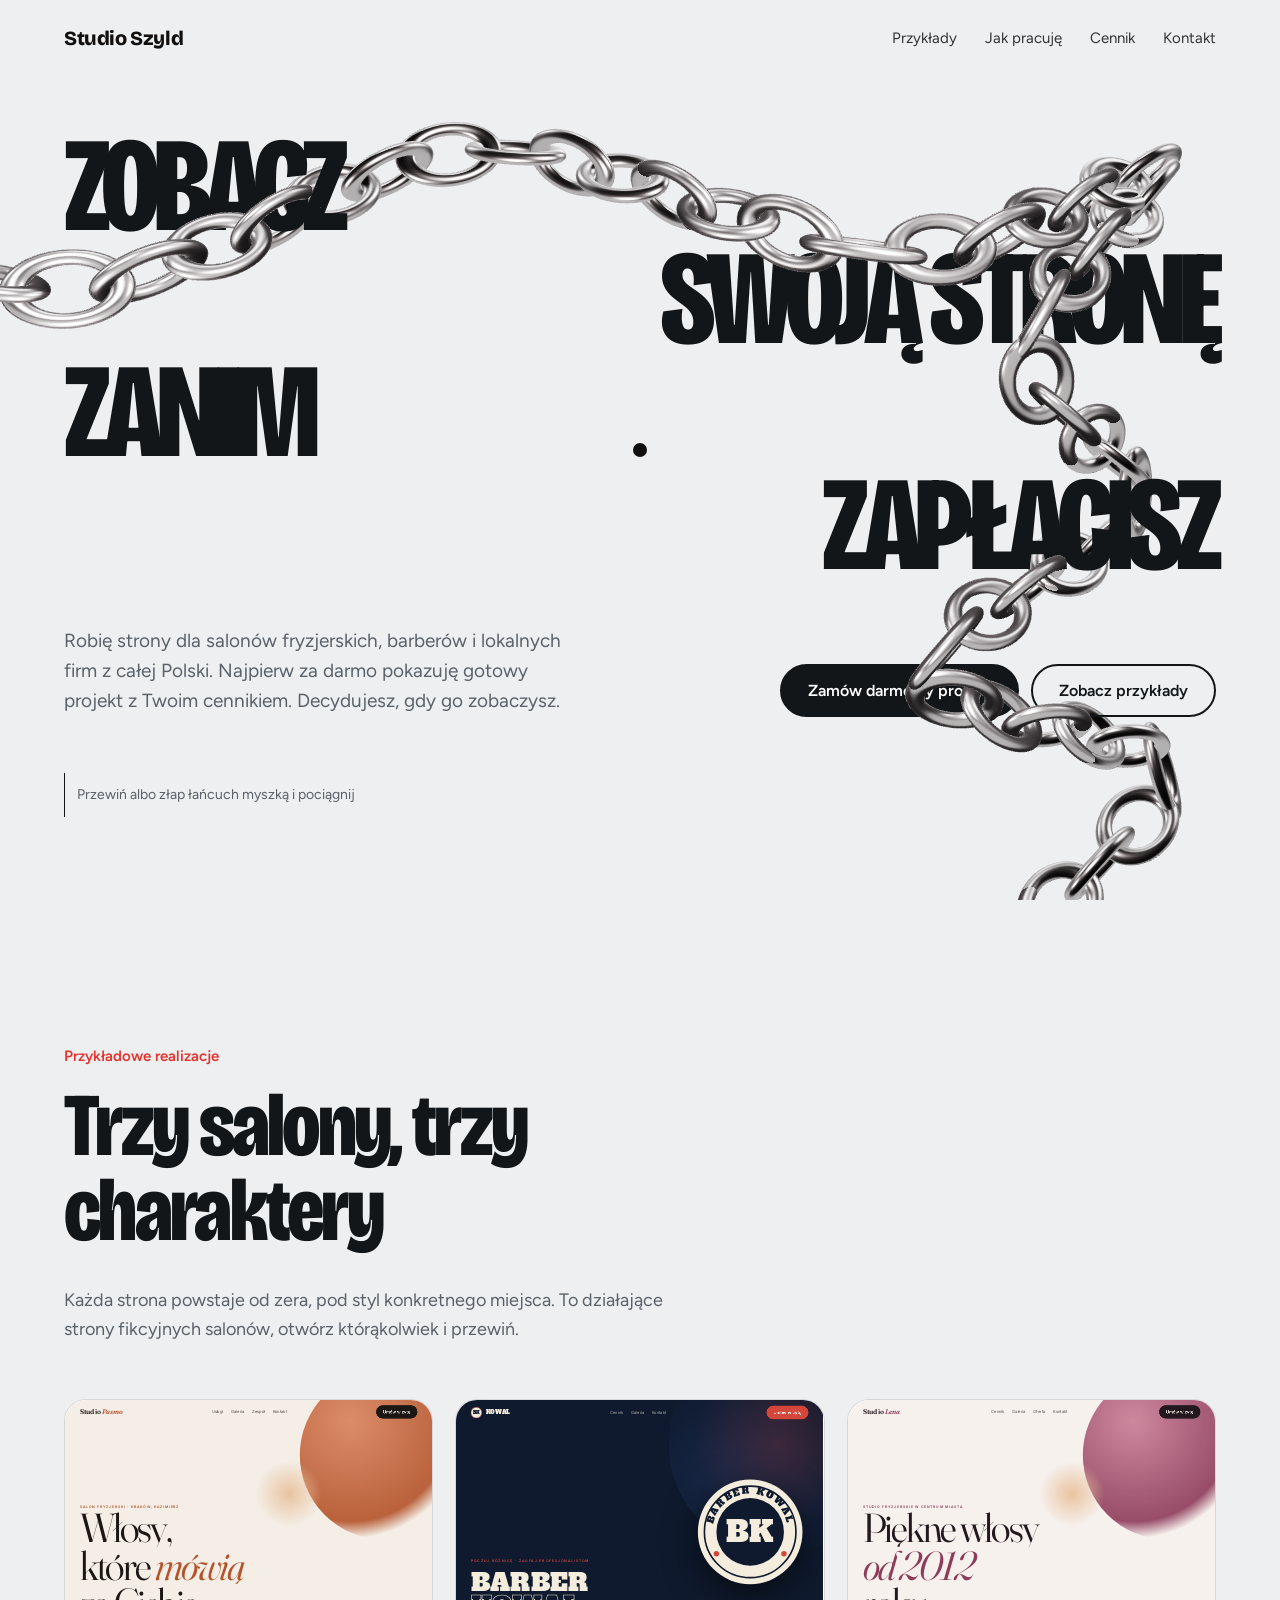
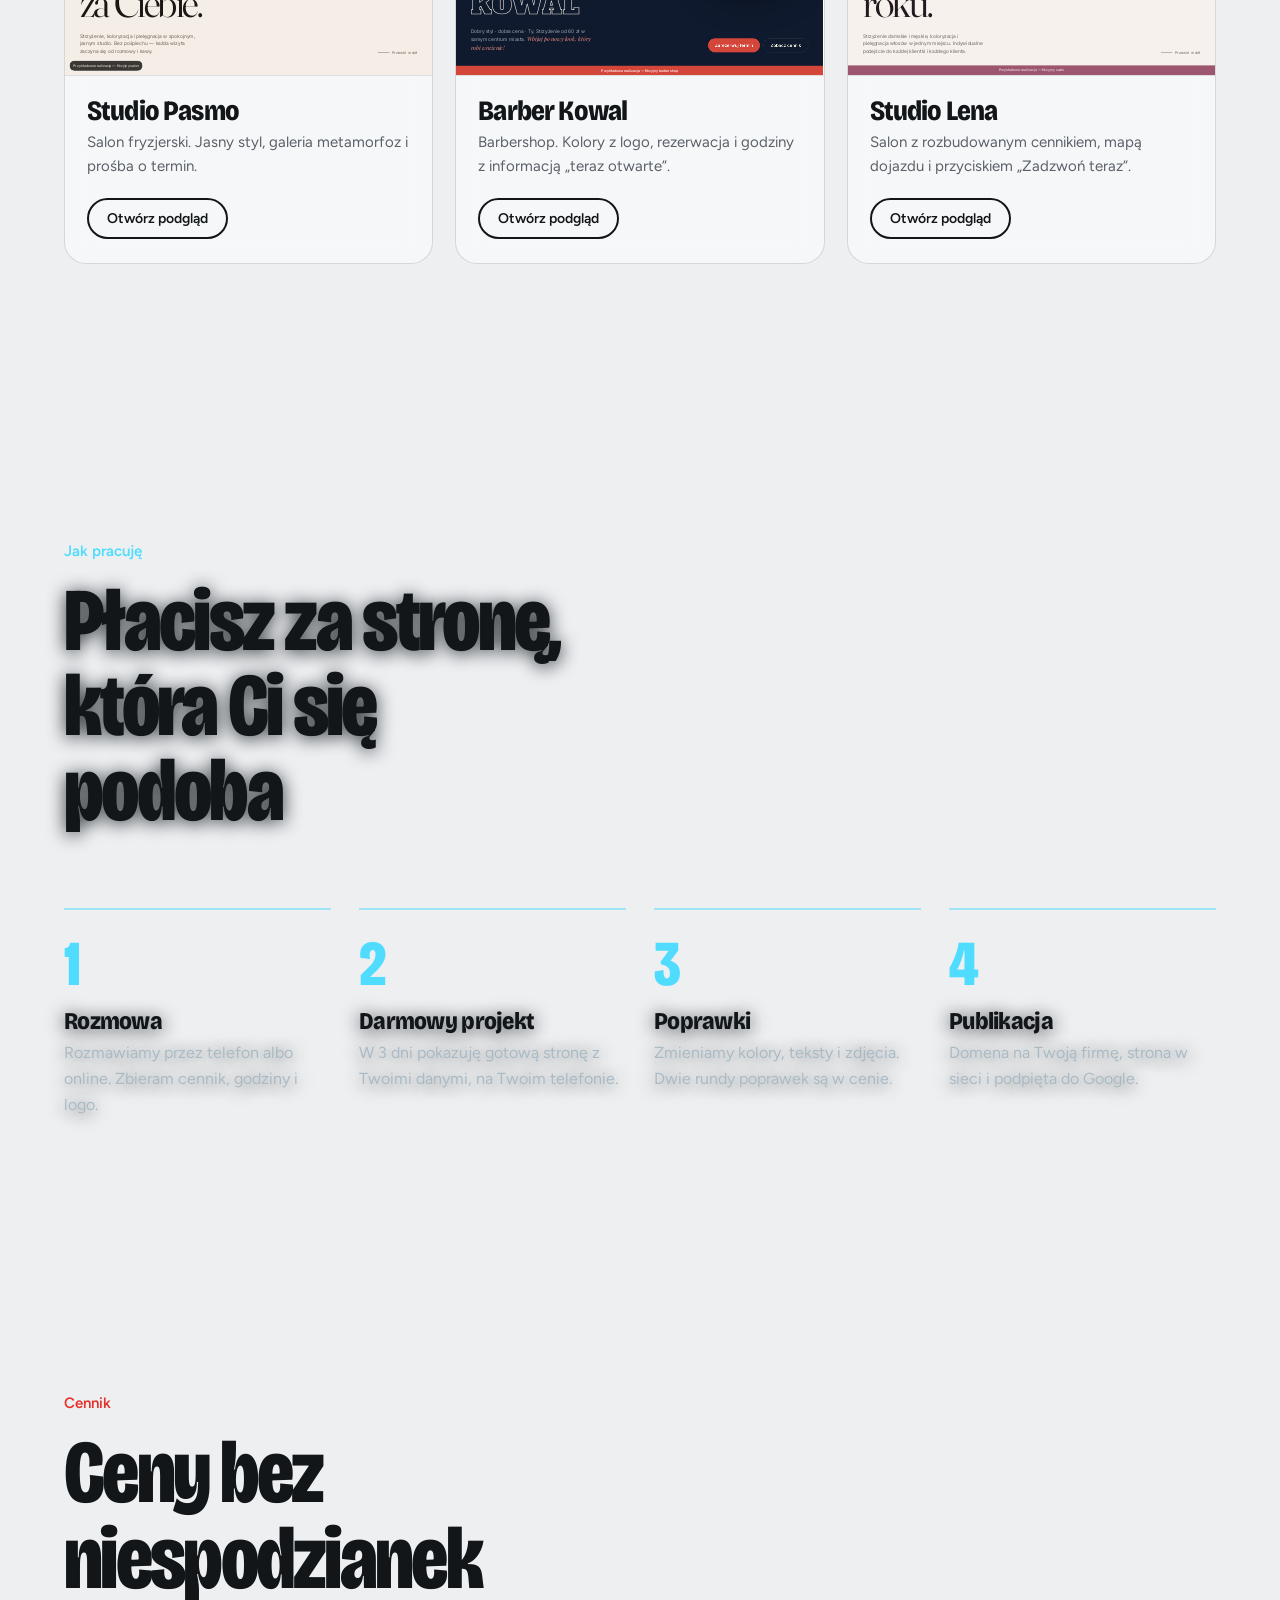
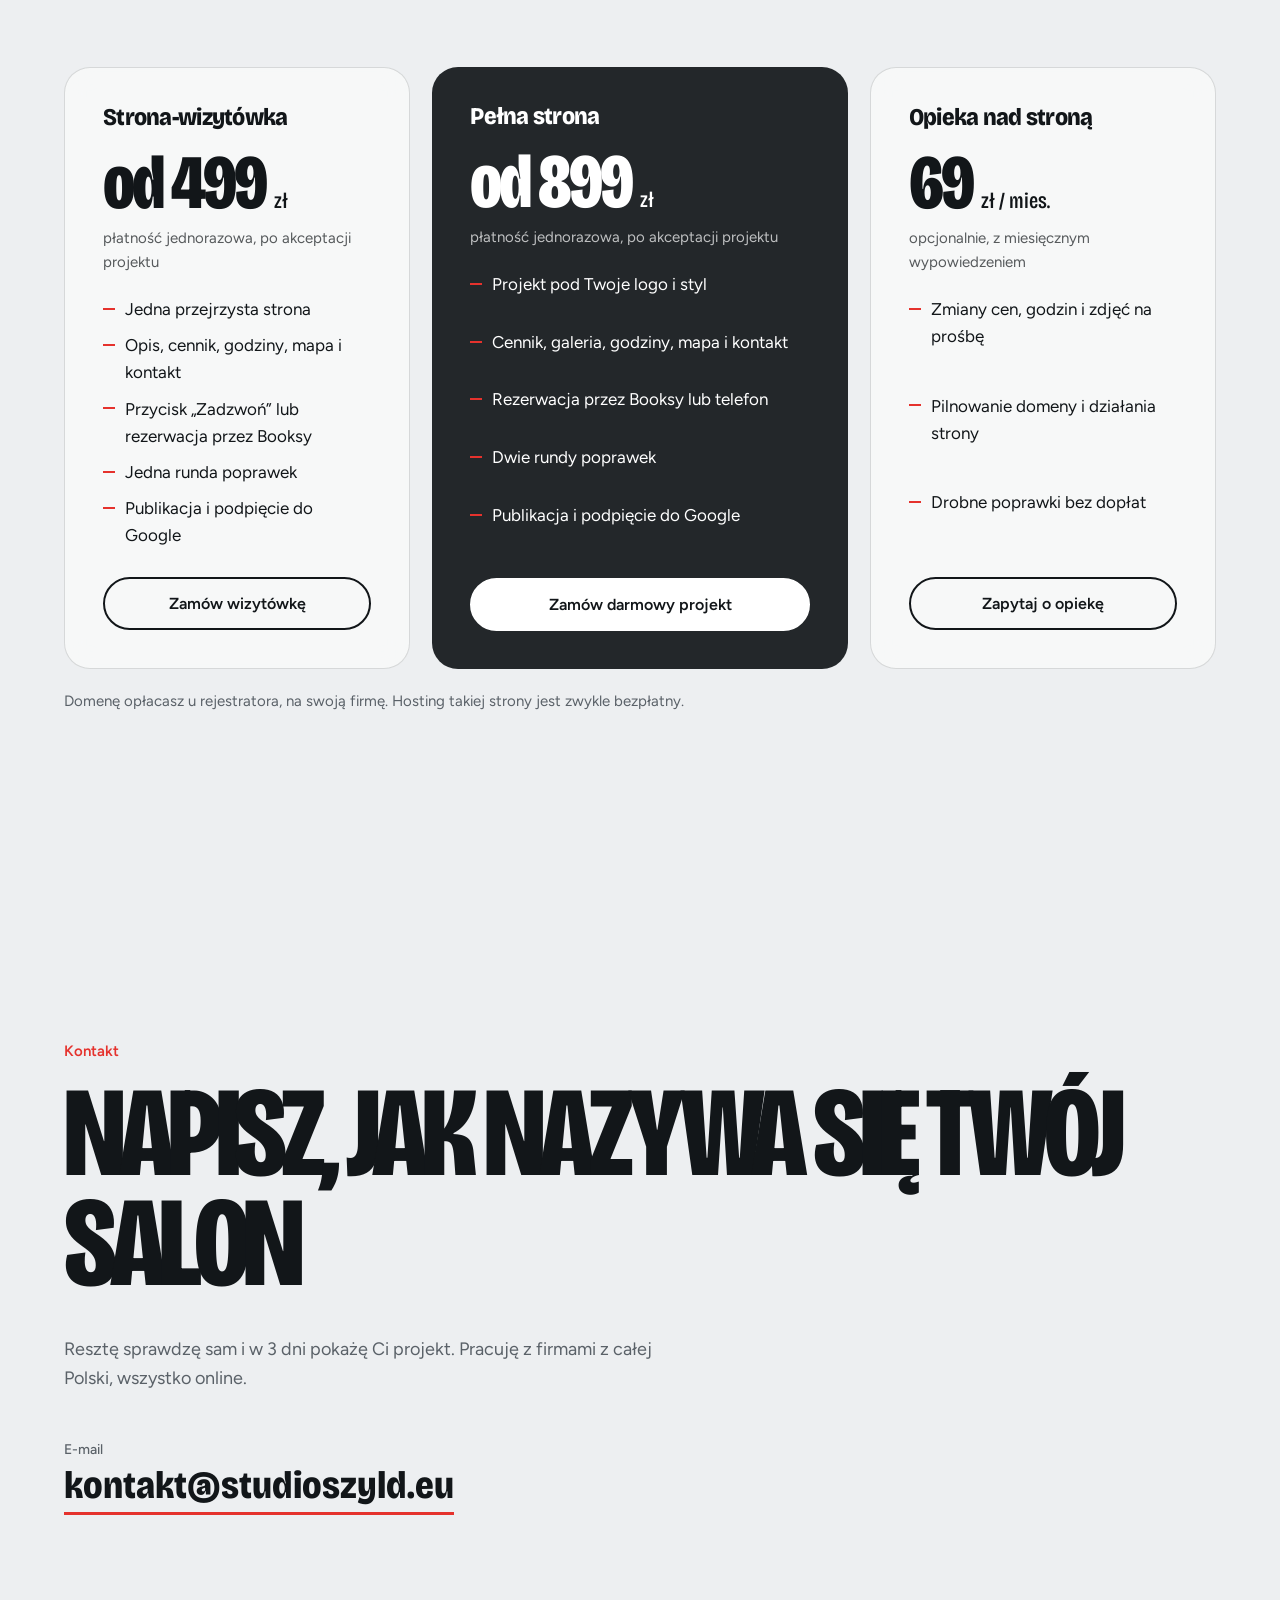
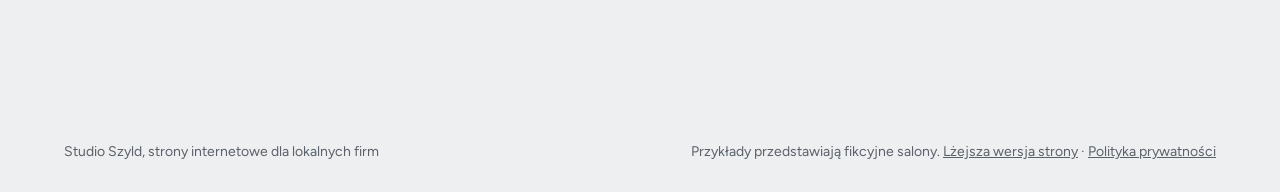
<file: index.html>
<!DOCTYPE html>
<html lang="pl">
<head>
<meta charset="utf-8">
<meta name="viewport" content="width=device-width, initial-scale=1">
<link rel="canonical" href="https://studioszyld.eu/">
<link rel="icon" href="favicon.svg" type="image/svg+xml">
<meta property="og:title" content="Studio Szyld — strony internetowe dla salonów i lokalnych firm">
<meta property="og:description" content="Zobacz swoją stronę, zanim zapłacisz. Darmowy projekt dla salonów fryzjerskich, barberów i lokalnych firm z całej Polski.">
<title>Studio Szyld — strony internetowe dla salonów i lokalnych firm</title>
<meta name="description" content="Strony dla salonów fryzjerskich, barberów i lokalnych firm z całej Polski. Darmowy projekt, zanim cokolwiek zapłacisz.">
<link rel="stylesheet" href="fonts/fonts.css">
<script type="importmap">
{ "imports": {
  "three": "./lib/three.module.js",
  "three/addons/": "./lib/addons/"
} }
</script>
<style>
  :root{
    --bg:#EDEFF1; --paper:#F8F9FA; --ink:#121619; --muted:#5A6168; --line:rgba(18,22,25,.14);
    --red:#E5322D; --cyan:#50DCFF; --night:#0C1217;
    --display:"Bricolage Grotesque","Arial Narrow",sans-serif; --body:"Figtree",system-ui,sans-serif;
    --wrap:min(1200px,90vw);
  }
  *{box-sizing:border-box;margin:0;padding:0}
  html{scroll-behavior:smooth}
  body{background:var(--bg);color:var(--ink);font:400 17px/1.6 var(--body);-webkit-font-smoothing:antialiased;overflow-x:hidden;transition:background-color .6s}
  body.dark{background:var(--night);color:#E9EEF1}
  a{color:inherit}
  .wrap{width:var(--wrap);margin-inline:auto}
  :focus-visible{outline:3px solid var(--red);outline-offset:3px;border-radius:6px}
  h1,h2,h3{font-family:var(--display);font-weight:800;letter-spacing:-.03em;line-height:.95}

  main,header,footer{position:relative;z-index:1}

  .btn{display:inline-flex;align-items:center;justify-content:center;border-radius:999px;padding:15px 26px;font:600 16px var(--body);text-decoration:none;border:2px solid currentColor;cursor:pointer;background:transparent;color:inherit;transition:background .2s,color .2s,border-color .2s}
  .btn.solid{background:var(--ink);border-color:var(--ink);color:#fff}
  .btn.solid:hover{background:var(--red);border-color:var(--red)}
  .btn:not(.solid):hover{background:var(--ink);border-color:var(--ink);color:#fff}
  body.dark .btn:not(.solid):hover{background:#fff;border-color:#fff;color:var(--ink)}

  header{position:fixed;top:0;left:0;right:0;z-index:20;mix-blend-mode:difference;color:#fff}
  header .wrap{display:flex;justify-content:space-between;align-items:center;height:76px}
  .brand{font:800 20px var(--display);letter-spacing:-.02em;text-decoration:none}
  header nav{display:flex;gap:28px;font-size:15px}
  header nav a{text-decoration:none;opacity:.85}
  header nav a:hover{opacity:1}
  @media (max-width:760px){header nav a:not(.cta){display:none}}

  section{min-height:100vh;padding:130px 0 100px;display:flex;align-items:center}
  section>.wrap{width:var(--wrap)}

  /* hero */
  .hero h1{font-size:clamp(52px,10.5vw,172px);font-variation-settings:"wdth" 75;letter-spacing:-.05em;line-height:.84;text-transform:uppercase}
  .hero h1 span{display:block}
  .hero h1 .r{text-align:right}
  .hero-foot{display:flex;justify-content:space-between;align-items:flex-end;gap:32px;flex-wrap:wrap;margin-top:44px}
  .hero-foot p{max-width:42ch;font-size:19px;color:var(--muted)}
  .hero-foot .row{display:flex;gap:12px;flex-wrap:wrap}
  .scroll-cue{font-size:14px;color:var(--muted);margin-top:56px;display:flex;align-items:center;gap:12px}
  .scroll-cue i{width:1px;height:44px;background:var(--ink);transform-origin:top;animation:cue 2s ease-in-out infinite}
  @keyframes cue{0%{transform:scaleY(0)}50%{transform:scaleY(1)}100%{transform:scaleY(0);transform-origin:bottom}}

  .label{font:600 15px var(--body);color:var(--red);margin-bottom:18px;display:block}
  h2{font-size:clamp(44px,7vw,108px);font-variation-settings:"wdth" 78;max-width:13ch}
  .sub{max-width:52ch;color:var(--muted);margin-top:22px;font-size:18px}
  body.dark .sub{color:#9FB0BA}

  /* work */
  .work .grid{display:grid;grid-template-columns:repeat(3,1fr);gap:22px;margin-top:56px}
  .card{background:rgba(248,249,250,.82);backdrop-filter:blur(14px);border:1px solid var(--line);border-radius:22px;overflow:hidden;display:flex;flex-direction:column}
  .viewport{position:relative;aspect-ratio:4/3;overflow:hidden;background:#fff;border-bottom:1px solid var(--line)}
  .viewport iframe{position:absolute;top:0;left:0;width:1280px;height:960px;border:0;transform-origin:0 0;pointer-events:none}
  .card .txt{padding:22px 22px 24px;display:flex;flex-direction:column;gap:6px;flex:1}
  .card h3{font-size:28px;font-variation-settings:"wdth" 85}
  .card p{color:var(--muted);font-size:15px;flex:1}
  .card button{margin-top:14px;align-self:flex-start;padding:10px 18px;font-size:14px}
  @media (max-width:900px){.work .grid{grid-template-columns:1fr}}

  /* process (dark, cyan light) */
  .process ol{list-style:none;margin-top:64px;display:grid;grid-template-columns:repeat(4,1fr);gap:28px;counter-reset:s}
  .process li{counter-increment:s;border-top:2px solid rgba(80,220,255,.5);padding-top:22px}
  .process h2,.process h3,.process p{text-shadow:0 2px 18px rgba(12,18,23,.85)}
  .process li::before{content:counter(s);display:block;font:800 64px/1 var(--display);color:var(--cyan);margin-bottom:14px;font-variation-settings:"wdth" 75}
  .process h3{font-size:24px;margin-bottom:8px;font-variation-settings:"wdth" 88}
  .process p{color:#A9BAC4;font-size:16px}
  @media (max-width:900px){.process ol{grid-template-columns:1fr 1fr}}
  @media (max-width:560px){.process ol{grid-template-columns:1fr}}

  /* pricing */
  .plans{display:grid;grid-template-columns:1fr 1.2fr 1fr;gap:22px;margin-top:56px;align-items:stretch}
  .plan{display:flex;flex-direction:column}
  .plan ul{flex:1}
  .plan{border-radius:26px;padding:38px;backdrop-filter:blur(14px)}
  .plan.main{background:rgba(18,22,25,.92);color:#fff}
  .plan.care,.plan.lite{background:rgba(248,249,250,.85);border:1px solid var(--line)}
  .plan h3{font-size:24px;font-variation-settings:"wdth" 90}
  .price{font:800 clamp(56px,6vw,92px)/1 var(--display);font-variation-settings:"wdth" 75;letter-spacing:-.04em;margin:16px 0 4px}
  .price small{font-size:22px;font-weight:500;letter-spacing:0}
  .plan .note{opacity:.7;font-size:15px;margin-bottom:22px}
  .plan ul{list-style:none;display:grid;gap:9px;margin-bottom:28px}
  .plan li{padding-left:22px;position:relative}
  .plan li::before{content:"";position:absolute;left:0;top:.7em;width:12px;height:2px;background:var(--red)}
  .plan.main .btn{background:#fff;border-color:#fff;color:var(--ink)}
  .plan.main .btn:hover{background:var(--red);border-color:var(--red);color:#fff}
  .fine{margin-top:20px;font-size:15px;color:var(--muted)}
  @media (max-width:900px){.plans{grid-template-columns:1fr}}

  /* contact */
  .contact h2{font-size:clamp(56px,10vw,168px);max-width:none;text-transform:uppercase;font-variation-settings:"wdth" 75;letter-spacing:-.05em;line-height:.86}
  .contact .links{display:flex;gap:40px;flex-wrap:wrap;margin-top:48px}
  .contact .links a{text-decoration:none;font:800 clamp(24px,3vw,40px)/1.1 var(--display);font-variation-settings:"wdth" 85;border-bottom:3px solid var(--red);padding-bottom:6px}
  .contact .links a:hover{color:var(--red)}
  .contact .links small{display:block;font:500 14px var(--body);color:var(--muted);margin-bottom:6px}
  footer{padding:28px 0;font-size:14px;color:var(--muted)}
  footer .wrap{display:flex;justify-content:space-between;gap:16px;flex-wrap:wrap}

  dialog{border:0;padding:0;width:min(1280px,96vw);height:min(860px,92vh);border-radius:18px;overflow:hidden;background:#fff;box-shadow:0 40px 120px rgba(0,0,0,.4)}
  dialog::backdrop{background:rgba(12,18,23,.65);backdrop-filter:blur(4px)}
  .dlg-bar{display:flex;align-items:center;justify-content:space-between;padding:10px 12px 10px 20px;background:var(--ink);color:#fff;font-size:14px}
  .dlg-bar button{border:0;background:#fff;color:var(--ink);font:600 14px var(--body);padding:8px 16px;border-radius:999px;cursor:pointer}
  dialog iframe{width:100%;height:calc(100% - 52px);border:0;display:block}

  .fallback .gl{display:none}
  html.lenis, html.lenis body{height:auto}
  .lenis.lenis-smooth{scroll-behavior:auto!important}
  .lenis.lenis-stopped{overflow:hidden}

  /* two canvases: chain behind the text and in front of it */
  .gl{position:fixed;inset:0;width:100vw;height:100vh;pointer-events:none}
  #glBack{z-index:0}
  #glFront{z-index:3}

  /* intro: white curtain, title, counter */
  #introBg{position:fixed;inset:0;z-index:28;background:#fff;will-change:transform}
  #introText{position:fixed;inset:0;z-index:30;display:flex;flex-direction:column;align-items:center;justify-content:center;gap:18px;pointer-events:none;will-change:transform}
  #introText .title{font:800 clamp(64px,15vw,260px)/.82 var(--display);font-variation-settings:"wdth" 75;letter-spacing:-.05em;text-transform:uppercase;text-align:center;color:var(--ink)}
  #introText .title span{display:block;overflow:hidden}
  #introText .title span i{display:block;font-style:normal}
  #introText small{font-size:15px;color:var(--muted)}
  #introCount{position:fixed;left:28px;bottom:20px;z-index:30;font:800 clamp(48px,7vw,110px)/1 var(--display);font-variation-settings:"wdth" 75;letter-spacing:-.04em;color:var(--ink);font-variant-numeric:tabular-nums}
  #skipIntro{position:fixed;right:24px;bottom:24px;z-index:32;border:0;background:none;font:500 14px var(--body);color:var(--muted);cursor:pointer;text-decoration:underline}
  body.intro{overflow:hidden}
  body.intro #glBack{z-index:29}
  body.intro #glFront{z-index:31}
  body.intro header{opacity:0}
  header{transition:opacity .6s .2s}
  @media (prefers-reduced-motion:no-preference){
    #introText .title span i{animation:introRise 1s cubic-bezier(.2,.8,.2,1) both}
    #introText .title span:nth-child(2) i{animation-delay:.12s}
    @keyframes introRise{from{transform:translateY(105%)}to{transform:none}}
    body.ready .hero h1 span{animation:heroRise 1s cubic-bezier(.2,.8,.2,1) both}
    body.ready .hero h1 span:nth-child(2){animation-delay:.07s}
    body.ready .hero h1 span:nth-child(3){animation-delay:.14s}
    body.ready .hero h1 span:nth-child(4){animation-delay:.21s}
    @keyframes heroRise{from{transform:translateY(40%);opacity:0}to{transform:none;opacity:1}}
    /* section headings wipe in once */
    h2.rv{padding-bottom:.12em;clip-path:inset(0 0 100% 0);transform:translateY(24px);transition:clip-path 1s cubic-bezier(.2,.8,.2,1),transform 1s cubic-bezier(.2,.8,.2,1)}
    h2.rv.in{clip-path:inset(0 0 0 0);transform:none}
    h2.rv.done{clip-path:none}
  }

  /* custom cursor (mouse only) */
  .cursor{position:fixed;left:0;top:0;width:14px;height:14px;margin:-7px 0 0 -7px;border-radius:50%;background:#fff;mix-blend-mode:difference;z-index:50;pointer-events:none;transition:width .25s,height .25s,margin .25s;display:none}
  .cursor.big{width:64px;height:64px;margin:-32px 0 0 -32px}
  .cursor.grab{width:40px;height:40px;margin:-20px 0 0 -20px}
  @media (hover:hover) and (pointer:fine){ .cursor{display:block} body{cursor:none} a,button,summary{cursor:none} }
  body.dragging{user-select:none;-webkit-user-select:none}
</style>
</head>
<body class="intro">
<div id="introBg" aria-hidden="true"></div>
<canvas class="gl" id="glBack" aria-hidden="true"></canvas>
<div id="introText" role="status" aria-label="Wczytywanie strony Studio Szyld">
  <div class="title" aria-hidden="true"><span><i>Studio</i></span><span><i>Szyld</i></span></div>
  <small>strony internetowe dla lokalnych firm</small>
</div>
<div id="introCount" aria-hidden="true">00</div>
<button type="button" id="skipIntro">Pomiń intro</button>
<canvas class="gl" id="glFront" aria-hidden="true"></canvas>
<div class="cursor" id="cursor" aria-hidden="true"></div>

<header>
  <div class="wrap">
    <a class="brand" href="#top">Studio Szyld</a>
    <nav aria-label="Główna">
      <a href="#przyklady">Przykłady</a>
      <a href="#jak-pracuje">Jak pracuję</a>
      <a href="#cennik">Cennik</a>
      <a class="cta" href="#kontakt">Kontakt</a>
    </nav>
  </div>
</header>

<main id="top">
  <section class="hero" data-light="#ffffff" aria-labelledby="h1">
    <div class="wrap">
      <h1 id="h1"><span>Zobacz</span><span class="r">swoją stronę</span><span>zanim</span><span class="r">zapłacisz</span></h1>
      <div class="hero-foot">
        <p>Robię strony dla salonów fryzjerskich, barberów i lokalnych firm z całej Polski. Najpierw za darmo pokazuję gotowy projekt z Twoim cennikiem. Decydujesz, gdy go zobaczysz.</p>
        <div class="row"><a class="btn solid" href="#kontakt">Zamów darmowy projekt</a><a class="btn" href="#przyklady">Zobacz przykłady</a></div>
      </div>
      <div class="scroll-cue"><i></i><span id="cueText">Przewiń, łańcuch pojedzie z Tobą</span></div>
    </div>
  </section>

  <section class="work" id="przyklady" data-light="#ff3b30" aria-labelledby="h2a">
    <div class="wrap">
      <span class="label">Przykładowe realizacje</span>
      <h2 id="h2a">Trzy salony, trzy charaktery</h2>
      <p class="sub">Każda strona powstaje od zera, pod styl konkretnego miejsca. To działające strony fikcyjnych salonów, otwórz którąkolwiek i przewiń.</p>
      <div class="grid">
        <article class="card"><div class="viewport" data-demo="pasmo"><iframe title="Podgląd: Studio Pasmo" tabindex="-1" aria-hidden="true"></iframe></div><div class="txt"><h3>Studio Pasmo</h3><p>Salon fryzjerski. Jasny styl, galeria metamorfoz i prośba o termin.</p><button class="btn" type="button" data-open="pasmo">Otwórz podgląd</button></div></article>
        <article class="card"><div class="viewport" data-demo="barber"><iframe title="Podgląd: Barber Kowal" tabindex="-1" aria-hidden="true"></iframe></div><div class="txt"><h3>Barber Kowal</h3><p>Barbershop. Kolory z logo, rezerwacja i godziny z informacją „teraz otwarte”.</p><button class="btn" type="button" data-open="barber">Otwórz podgląd</button></div></article>
        <article class="card"><div class="viewport" data-demo="salon"><iframe title="Podgląd: Studio Lena" tabindex="-1" aria-hidden="true"></iframe></div><div class="txt"><h3>Studio Lena</h3><p>Salon z rozbudowanym cennikiem, mapą dojazdu i przyciskiem „Zadzwoń teraz”.</p><button class="btn" type="button" data-open="salon">Otwórz podgląd</button></div></article>
      </div>
    </div>
  </section>

  <section class="process" id="jak-pracuje" data-light="#50dcff" data-dark aria-labelledby="h2b">
    <div class="wrap">
      <span class="label" style="color:var(--cyan)">Jak pracuję</span>
      <h2 id="h2b">Płacisz za stronę, która Ci się podoba</h2>
      <ol>
        <li><h3>Rozmowa</h3><p>Rozmawiamy przez telefon albo online. Zbieram cennik, godziny i logo.</p></li>
        <li><h3>Darmowy projekt</h3><p>W 3 dni pokazuję gotową stronę z Twoimi danymi, na Twoim telefonie.</p></li>
        <li><h3>Poprawki</h3><p>Zmieniamy kolory, teksty i zdjęcia. Dwie rundy poprawek są w cenie.</p></li>
        <li><h3>Publikacja</h3><p>Domena na Twoją firmę, strona w sieci i podpięta do Google.</p></li>
      </ol>
    </div>
  </section>

  <section class="pricing" id="cennik" data-light="#ffffff" aria-labelledby="h2c">
    <div class="wrap">
      <span class="label">Cennik</span>
      <h2 id="h2c">Ceny bez niespodzianek</h2>
      <div class="plans">
        <div class="plan lite">
          <h3>Strona-wizytówka</h3>
          <div class="price">od 499 <small>zł</small></div>
          <p class="note">płatność jednorazowa, po akceptacji projektu</p>
          <ul><li>Jedna przejrzysta strona</li><li>Opis, cennik, godziny, mapa i kontakt</li><li>Przycisk „Zadzwoń” lub rezerwacja przez Booksy</li><li>Jedna runda poprawek</li><li>Publikacja i podpięcie do Google</li></ul>
          <a class="btn" href="#kontakt">Zamów wizytówkę</a>
        </div>
        <div class="plan main">
          <h3>Pełna strona</h3>
          <div class="price">od 899 <small>zł</small></div>
          <p class="note">płatność jednorazowa, po akceptacji projektu</p>
          <ul><li>Projekt pod Twoje logo i styl</li><li>Cennik, galeria, godziny, mapa i kontakt</li><li>Rezerwacja przez Booksy lub telefon</li><li>Dwie rundy poprawek</li><li>Publikacja i podpięcie do Google</li></ul>
          <a class="btn" href="#kontakt">Zamów darmowy projekt</a>
        </div>
        <div class="plan care">
          <h3>Opieka nad stroną</h3>
          <div class="price">69 <small>zł / mies.</small></div>
          <p class="note">opcjonalnie, z miesięcznym wypowiedzeniem</p>
          <ul><li>Zmiany cen, godzin i zdjęć na prośbę</li><li>Pilnowanie domeny i działania strony</li><li>Drobne poprawki bez dopłat</li></ul>
          <a class="btn" href="#kontakt">Zapytaj o opiekę</a>
        </div>
      </div>
      <p class="fine">Domenę opłacasz u rejestratora, na swoją firmę. Hosting takiej strony jest zwykle bezpłatny.</p>
    </div>
  </section>

  <section class="contact" id="kontakt" data-light="#ff3b30" aria-labelledby="h2d">
    <div class="wrap">
      <span class="label">Kontakt</span>
      <h2 id="h2d">Napisz, jak nazywa się Twój salon</h2>
      <p class="sub">Resztę sprawdzę sam i w 3 dni pokażę Ci projekt. Pracuję z firmami z całej Polski, wszystko online.</p>
      <div class="links">
        <a href="mailto:kontakt@studioszyld.eu"><small>E-mail</small>kontakt@studioszyld.eu</a>
      </div>
    </div>
  </section>
</main>

<footer><div class="wrap"><span>Studio Szyld, strony internetowe dla lokalnych firm</span><span>Przykłady przedstawiają fikcyjne salony. <a href="lekka.html">Lżejsza wersja strony</a> · <a href="polityka-prywatnosci.html">Polityka prywatności</a></span></div></footer>

<dialog id="preview" aria-label="Pełny podgląd przykładu">
  <div class="dlg-bar"><span id="previewTitle">Podgląd</span><button type="button" id="previewClose">Zamknij podgląd</button></div>
  <iframe id="previewFrame" title="Pełny podgląd przykładowej strony"></iframe>
</dialog>

<script src="lib/lenis.min.js"></script>
<script>
(function(){
  if ('scrollRestoration' in history) history.scrollRestoration = 'manual';
  window.scrollTo(0, 0);
  var reduce = matchMedia('(prefers-reduced-motion: reduce)').matches;

  // Smooth scroll
  if (window.Lenis && !reduce) {
    window.lenis = new Lenis({ duration: 1.15, smoothWheel: true });
    (function raf(t){ window.lenis.raf(t); requestAnimationFrame(raf); })(performance.now());
    window.lenis.stop();
    document.querySelectorAll('a[href^="#"]').forEach(function(a){
      a.addEventListener('click', function(e){
        var el = document.querySelector(a.getAttribute('href')); if (!el) return;
        e.preventDefault(); window.lenis.scrollTo(el, { offset: a.getAttribute('href') === '#top' ? 0 : -20 });
      });
    });
  }

  // Intro control (the 3D script drives the curtain; this is the fallback and the finish)
  var done = false;
  window.introProgress = function(p){ var c = document.getElementById('introCount'); if (c) c.textContent = String(Math.round(p * 100)).padStart(2, '0'); };
  window.introCurtain = function(k){
    var y = (k * 100) + '%';
    ['introBg','introText','introCount'].forEach(function(id){ var el = document.getElementById(id); if (el) el.style.transform = 'translateY(' + y + ')'; });
    if (k > 0.15) document.body.classList.add('ready');
  };
  window.finishIntro = function(){
    if (done) return; done = true;
    window.introCurtain(1);
    document.body.classList.add('ready');
    document.body.classList.remove('intro');
    ['introBg','introText','introCount','skipIntro'].forEach(function(id){ var el = document.getElementById(id); if (el) el.remove(); });
    if (window.lenis) window.lenis.start();
  };
  function skip(){ window.__skipIntro = true; window.finishIntro(); }
  document.getElementById('skipIntro').addEventListener('click', skip);
  window.addEventListener('keydown', function(e){ if (e.key === 'Escape' && !done) skip(); });
  if (reduce) window.finishIntro();
  setTimeout(function(){ if (!window.__chainReady) window.finishIntro(); }, 6000);

  // Headings wipe in
  // observe the section (a clipped heading itself never counts as visible)
  var io = new IntersectionObserver(function(es){ es.forEach(function(en){ if (en.isIntersecting) { var t = en.target.querySelector('h2'); t.classList.add('in'); io.unobserve(en.target); setTimeout(function(){ t.classList.add('done'); }, 1100); } }); }, { threshold: .15 });
  document.querySelectorAll('section:not(.hero) h2').forEach(function(h){ h.classList.add('rv'); io.observe(h.closest('section')); });

  // Cursor + magnetic buttons
  if (matchMedia('(hover:hover) and (pointer:fine)').matches) {
    var c = document.getElementById('cursor'), x = innerWidth/2, y = innerHeight/2, cx = x, cy = y;
    addEventListener('pointermove', function(e){ x = e.clientX; y = e.clientY; }, { passive: true });
    (function loop(){ cx += (x - cx) * .25; cy += (y - cy) * .25; c.style.transform = 'translate(' + cx + 'px,' + cy + 'px)'; requestAnimationFrame(loop); })();
    document.addEventListener('pointerover', function(e){ c.classList.toggle('big', !!e.target.closest('a,button,summary,.card')); });
    document.querySelectorAll('.btn').forEach(function(b){
      b.addEventListener('pointermove', function(e){ var r = b.getBoundingClientRect(); b.style.transform = 'translate(' + (e.clientX - r.left - r.width/2) * .25 + 'px,' + (e.clientY - r.top - r.height/2) * .35 + 'px)'; });
      b.addEventListener('pointerleave', function(){ b.style.transform = ''; });
    });
    window.__cursorEl = c;
    var ct = document.getElementById('cueText'); if (ct) ct.textContent = 'Przewiń albo złap łańcuch myszką i pociągnij';
  }
})();
</script>
<script type="text/plain" id="demo-pasmo">[base64]/[base64]/[base64]/[base64]/[base64]</script>
<script type="text/plain" id="demo-barber">[base64]/[base64]/[base64]</script>
<script type="text/plain" id="demo-salon">[base64]/[base64]/[base64]/Fm2NpYW1pLjwvcD4KICAgICAgPGRpdiBzdHlsZT0iZGlzcGxheTpmbGV4O2dhcDoxMnB4O2ZsZXgtd3JhcDp3cmFwIj4KICAgICAgICA8YSBjbGFzcz0iYnRuIGNsYXkgbWFnbmV0aWMiIGhyZWY9IiNyZXplcndhY2phIj48c3Bhbj5aYWR6d2/[base64]/[base64]</script>

<script>
(function(){
  var cache = {};
  window.getDemo = function(id){
    if (!cache[id]) {
      var bin = atob(document.getElementById('demo-' + id).textContent.trim()), bytes = new Uint8Array(bin.length);
      for (var i = 0; i < bin.length; i++) bytes[i] = bin.charCodeAt(i);
      cache[id] = new TextDecoder('utf-8').decode(bytes);
    }
    return cache[id];
  };
  var names = { pasmo:'Studio Pasmo', barber:'Barber Kowal', salon:'Studio Lena' };
  function fit(v){ v.querySelector('iframe').style.transform = 'scale(' + (v.clientWidth / 1280) + ')'; }
  var ro = new ResizeObserver(function(es){ es.forEach(function(e){ fit(e.target); }); });
  var io = new IntersectionObserver(function(es){
    es.forEach(function(e){ if (e.isIntersecting) { var v = e.target; v.querySelector('iframe').srcdoc = getDemo(v.dataset.demo); fit(v); ro.observe(v); io.unobserve(v); } });
  }, { rootMargin: '400px' });
  document.querySelectorAll('.viewport').forEach(function(v){ io.observe(v); });
  var dlg = document.getElementById('preview'), pf = document.getElementById('previewFrame');
  document.querySelectorAll('[data-open]').forEach(function(b){
    b.addEventListener('click', function(){
      document.getElementById('previewTitle').textContent = names[b.dataset.open] + ' (przykładowa realizacja)';
      pf.srcdoc = getDemo(b.dataset.open); dlg.showModal(); if (window.lenis) window.lenis.stop();
    });
  });
  document.getElementById('previewClose').addEventListener('click', function(){ dlg.close(); });
  dlg.addEventListener('close', function(){ pf.srcdoc = ''; if (window.lenis) window.lenis.start(); });
  dlg.addEventListener('click', function(e){ if (e.target === dlg) dlg.close(); });

  // if WebGL/three fails, hide canvas
  window.__chainFallback = function(){ document.documentElement.classList.add('fallback'); window.finishIntro && window.finishIntro(); };
  setTimeout(function(){ if (!window.__chainReady) window.__chainFallback(); }, 6000);
})();
</script>

<script type="module">
import * as THREE from 'three';
import { RoomEnvironment } from 'three/addons/environments/RoomEnvironment.js';

try {
  const reduce = matchMedia('(prefers-reduced-motion: reduce)').matches;
  const fine = matchMedia('(hover:hover) and (pointer:fine)').matches;
  const dual = window.innerWidth >= 700;          // chain woven in front of the text only on larger screens

  function makeRenderer(canvas){
    const r = new THREE.WebGLRenderer({ canvas, antialias: true, alpha: true });
    r.setPixelRatio(Math.min(window.devicePixelRatio, dual ? 1.75 : 2));
    r.toneMapping = THREE.ACESFilmicToneMapping;
    r.toneMappingExposure = 0.95;
    r.outputColorSpace = THREE.SRGBColorSpace;
    return r;
  }
  const back = makeRenderer(document.getElementById('glBack'));
  const front = dual ? makeRenderer(document.getElementById('glFront')) : null;
  // Split the chain at the text plane: back canvas draws what is behind (z<0), front canvas what is in front (z>0)
  if (front) {
    back.clippingPlanes = [new THREE.Plane(new THREE.Vector3(0, 0, -1), 0.02)];
    front.clippingPlanes = [new THREE.Plane(new THREE.Vector3(0, 0, 1), 0.02)];
  }

  const scene = new THREE.Scene();
  const camera = new THREE.PerspectiveCamera(35, 1, 0.1, 100);
  camera.position.set(0, 0, 24);
  const pmremB = new THREE.PMREMGenerator(back);
  const envB = pmremB.fromScene(new RoomEnvironment(), 0.04).texture;
  let envF = null;
  if (front) { const pmremF = new THREE.PMREMGenerator(front); envF = pmremF.fromScene(new RoomEnvironment(), 0.04).texture; }
  scene.environment = envB;

  const geo = new THREE.TorusGeometry(0.5, 0.12, 20, 64);
  geo.scale(1, 1.6, 1);
  const mat = new THREE.MeshStandardMaterial({ color: 0xffffff, metalness: 1, roughness: 0.18, envMapIntensity: 0.8 });

  const pts = [
    [-16, 6, -2], [-9, 2.5, 2.2], [-3, 5.5, -2.2], [4, 3, 2.2], [9.5, 5, -2], [6, 1.5, 2], [9, -1, -2],
    [4.5, -3.5, 2], [9.5, -6, -2], [5.5, -9, 1.5], [10.5, -12, 0], [17, -13, -2]
  ].map(p => new THREE.Vector3(p[0], p[1], p[2]));
  const curve = new THREE.CatmullRomCurve3(pts, false, 'centripetal');
  const SPACING = 1.24;
  const COUNT = Math.floor(curve.getLength() / SPACING);

  const chain = new THREE.InstancedMesh(geo, mat, COUNT);
  chain.frustumCulled = false;
  const group = new THREE.Group();
  group.add(chain);
  scene.add(group);

  const key = new THREE.PointLight(0xffffff, 420, 0, 1.6); key.position.set(6, 6, 10); scene.add(key);
  const rim = new THREE.PointLight(0xffffff, 260, 0, 1.6); rim.position.set(-8, -5, 6); scene.add(rim);
  const cursorLight = new THREE.PointLight(0xffffff, 0, 0, 2); cursorLight.position.set(0, 0, 5); scene.add(cursorLight);
  scene.add(new THREE.AmbientLight(0xffffff, 0.15));

  // per-link state for the cursor push (springy)
  const disp = new Float32Array(COUNT * 3), vel = new Float32Array(COUNT * 3);
  const up = new THREE.Vector3(0, 1, 0), tan = new THREE.Vector3(), pos = new THREE.Vector3();
  const q = new THREE.Quaternion(), twist = new THREE.Quaternion().setFromAxisAngle(up, Math.PI / 2);
  const roll = new THREE.Quaternion(), m = new THREE.Matrix4(), one = new THREE.Vector3(1, 1, 1);
  const mouseLocal = new THREE.Vector3(9999, 9999, 0);
  let swing = 0;

  function layout(offset, dt){
    const R = 2.6, strength = 1.6;
    for (let i = 0; i < COUNT; i++) {
      const t = ((i / COUNT + offset) % 1 + 1) % 1;
      curve.getPointAt(t, pos);
      curve.getTangentAt(t, tan).normalize();
      // cursor push in the screen plane + a little toward the viewer
      const dx = pos.x - mouseLocal.x, dy = pos.y - mouseLocal.y, d = Math.hypot(dx, dy);
      let tx = 0, ty = 0, tz = 0;
      if (d < R && d > 0.0001) { const f = (1 - d / R) ** 2 * strength; tx = dx / d * f; ty = dy / d * f; tz = f * 0.8; }
      const j = i * 3;
      for (let a = 0; a < 3; a++) {
        const target = a === 0 ? tx : a === 1 ? ty : tz;
        vel[j + a] += (target - disp[j + a]) * 14 * dt;
        vel[j + a] *= Math.exp(-6 * dt);
        disp[j + a] += vel[j + a] * dt * 10;
      }
      pos.x += disp[j]; pos.y += disp[j + 1]; pos.z += disp[j + 2];
      q.setFromUnitVectors(up, tan);
      if (i % 2) q.multiply(twist);
      roll.setFromAxisAngle(up, swing * Math.sin(i * 0.35));   // scroll speed makes the links wobble
      q.multiply(roll);
      m.compose(pos, q, one);
      chain.setMatrixAt(i, m);
    }
    chain.instanceMatrix.needsUpdate = true;
  }

  const sections = [...document.querySelectorAll('section[data-light]')];
  const target = new THREE.Color(0xffffff), tint = new THREE.Color(0xffffff), WHITE = new THREE.Color(0xffffff), STEEL = new THREE.Color(0x2b3036);
  let darkK = 1;
  function sectionColor(){
    const mid = innerHeight / 2;
    let best = sections[0], bestD = Infinity;
    for (const s of sections) { const r = s.getBoundingClientRect(); const d = Math.abs((r.top + r.bottom) / 2 - mid); if (d < bestD) { bestD = d; best = s; } }
    target.set(best.dataset.light);
    document.body.classList.toggle('dark', best.hasAttribute('data-dark'));
  }

  function resize(){
    const w = innerWidth, h = innerHeight;
    back.setSize(w, h, false); if (front) front.setSize(w, h, false);
    camera.aspect = w / h;
    camera.position.z = w < 700 ? 36 : 24;
    camera.updateProjectionMatrix();
  }
  addEventListener('resize', resize); resize();

  // pointer: hover pushes links, dragging pulls the chain
  const ndc = new THREE.Vector2(), ray = new THREE.Raycaster(), plane = new THREE.Plane(new THREE.Vector3(0, 0, 1), 0), hit = new THREE.Vector3();
  let mx = 0, my = 0, sx = 0, sy = 0, hasPointer = false, dragging = false, lastY = 0, dragVel = 0, pull = 0;
  addEventListener('pointermove', e => {
    mx = e.clientX / innerWidth - .5; my = e.clientY / innerHeight - .5;
    ndc.set(mx * 2, -my * 2); hasPointer = true;
    if (dragging) { const dy = e.clientY - lastY; lastY = e.clientY; dragVel = dy * 0.0009; pull += dragVel; }
  }, { passive: true });
  addEventListener('pointerleave', () => { hasPointer = false; });
  addEventListener('pointerdown', e => {
    if (!fine || e.button !== 0 || e.target.closest('a,button,input,summary,dialog,.card,iframe')) return;
    e.preventDefault(); document.body.classList.add('dragging');
    dragging = true; lastY = e.clientY; window.__cursorEl && window.__cursorEl.classList.add('grab');
    if (window.lenis) window.lenis.stop();
  });
  addEventListener('pointerup', () => {
    if (!dragging) return; dragging = false; window.__cursorEl && window.__cursorEl.classList.remove('grab');
    document.body.classList.remove('dragging');
    if (window.lenis && !document.body.classList.contains('intro')) window.lenis.start();
  });

  // intro timeline
  const T_UNROLL = 1.9, T_HOLD = 0.45, T_DROP = 1.0, T_RETURN = 1.3;
  let introStart = null, phase = (reduce || window.__skipIntro) ? 'done' : 'unroll', returnStart = null;
  const easeIO = x => x < .5 ? 4*x*x*x : 1 - Math.pow(-2*x + 2, 3) / 2;
  const easeOut = x => 1 - Math.pow(1 - x, 3);
  if (phase === 'done') { window.finishIntro && window.finishIntro(); }

  let offset = 0, scrollOffset = 0, last = performance.now(), lastScroll = scrollY;
  const frontCanvas = document.getElementById('glFront');

  function frame(now){
    const dt = Math.min((now - last) / 1000, .05); last = now;
    if (introStart === null) introStart = now;
    if (window.__skipIntro && (phase === 'unroll' || phase === 'drop')) { phase = 'return'; returnStart = now; group.position.y = 26; chain.count = COUNT; }
    const it = (now - introStart) / 1000;
    if (phase === 'unroll') {
      const k = Math.min(it / T_UNROLL, 1);
      chain.count = Math.max(1, Math.floor(easeOut(k) * COUNT));
      window.introProgress && window.introProgress(easeOut(k));
      if (it > T_UNROLL + T_HOLD) phase = 'drop';
    } else if (phase === 'drop') {
      const k = Math.min((it - T_UNROLL - T_HOLD) / T_DROP, 1), e = easeIO(k);
      group.position.y = -28 * e;
      window.introCurtain && window.introCurtain(e);         // the white curtain is pulled down with the chain
      if (k >= 1) { window.finishIntro && window.finishIntro(); phase = 'return'; returnStart = now; group.position.y = 26; }
    } else if (phase === 'return') {
      const k = Math.min((now - returnStart) / 1000 / T_RETURN, 1);
      group.position.y = 26 * (1 - easeOut(k));
      if (k >= 1) { phase = 'done'; group.position.y = 0; }
    }

    const max = Math.max(document.documentElement.scrollHeight - innerHeight, 1);
    const p = scrollY / max;
    const v = (scrollY - lastScroll) / Math.max(dt, 1e-3); lastScroll = scrollY;
    swing += ((Math.max(-1, Math.min(1, v / 2500)) * 0.9) - swing) * 0.08;
    scrollOffset += ((p * 0.9) - scrollOffset) * (reduce ? 1 : 0.08);
    if (!dragging) { pull += dragVel; dragVel *= 0.93; }               // pulled chain keeps sliding, then settles
    if (!reduce && phase === 'done') offset += dt * 0.004;

    // pointer position in the chain's local space
    if (hasPointer && phase === 'done') {
      ray.setFromCamera(ndc, camera);
      if (ray.ray.intersectPlane(plane, hit)) { group.updateMatrixWorld(); mouseLocal.copy(group.worldToLocal(hit.clone())); }
      cursorLight.position.set(hit.x, hit.y, 4);
      cursorLight.intensity += ((fine ? 90 : 0) - cursorLight.intensity) * 0.1;
    } else { mouseLocal.set(9999, 9999, 0); cursorLight.intensity *= 0.9; }

    layout(offset + scrollOffset + pull, dt);

    sx += (mx - sx) * 0.05; sy += (my - sy) * 0.05;
    group.rotation.y = sx * 0.3 + p * 0.5;
    group.rotation.x = sy * 0.18;
    group.rotation.z = swing * 0.06;

    if (phase === 'unroll' || phase === 'drop') target.set(0xffffff); else sectionColor();
    tint.lerp(target, 0.06);
    key.color.copy(tint); rim.color.copy(tint); cursorLight.color.copy(tint);
    const targetDark = (phase === 'unroll' || phase === 'drop') ? 1 : 0;
    darkK += (targetDark - darkK) * 0.06;
    mat.color.copy(tint).lerp(WHITE, 0.22).lerp(STEEL, 0.28 + 0.6 * darkK);

    if (front) back.clippingPlanes[0].constant = (phase !== 'done' || scrollY < innerHeight * 0.275) ? 0.02 : 1000;
    scene.environment = envB; back.render(scene, camera);
    if (front) {
      // in front of the text only around the hero (and during the intro), so content stays readable below
      const fo = phase !== 'done' ? 1 : Math.max(0, 1 - scrollY / (innerHeight * 0.55));
      const woven = phase !== 'done' || scrollY < innerHeight * 0.275;
      // below the hero the whole chain goes behind the content (back canvas stops clipping)
      frontCanvas.style.opacity = woven ? Math.min(1, (fo - 0.5) * 4) : 0;
      if (woven) { scene.environment = envF; front.render(scene, camera); }
    }
    requestAnimationFrame(frame);
  }
  requestAnimationFrame(frame);
  window.__chainReady = true;
} catch (err) {
  console.error(err);
  window.__chainFallback && window.__chainFallback();
}
</script>
</body>
</html>
</file>
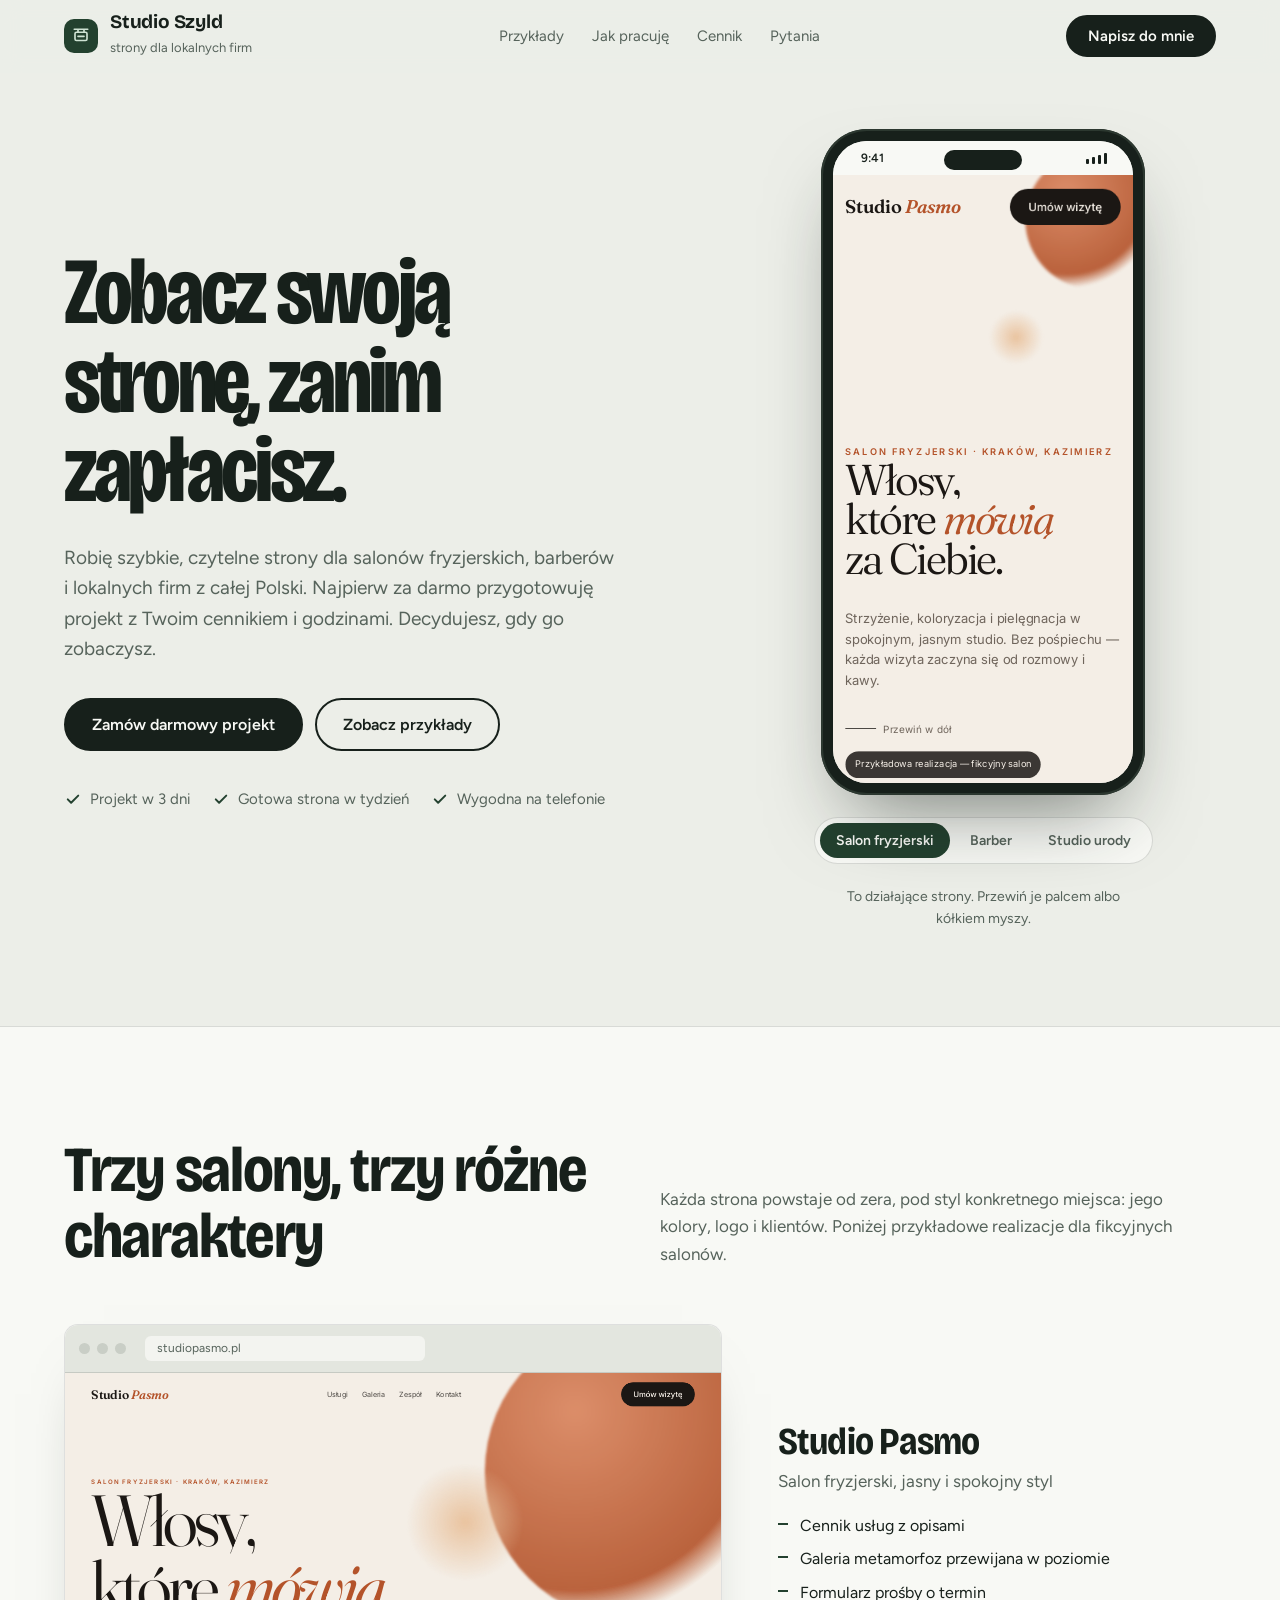
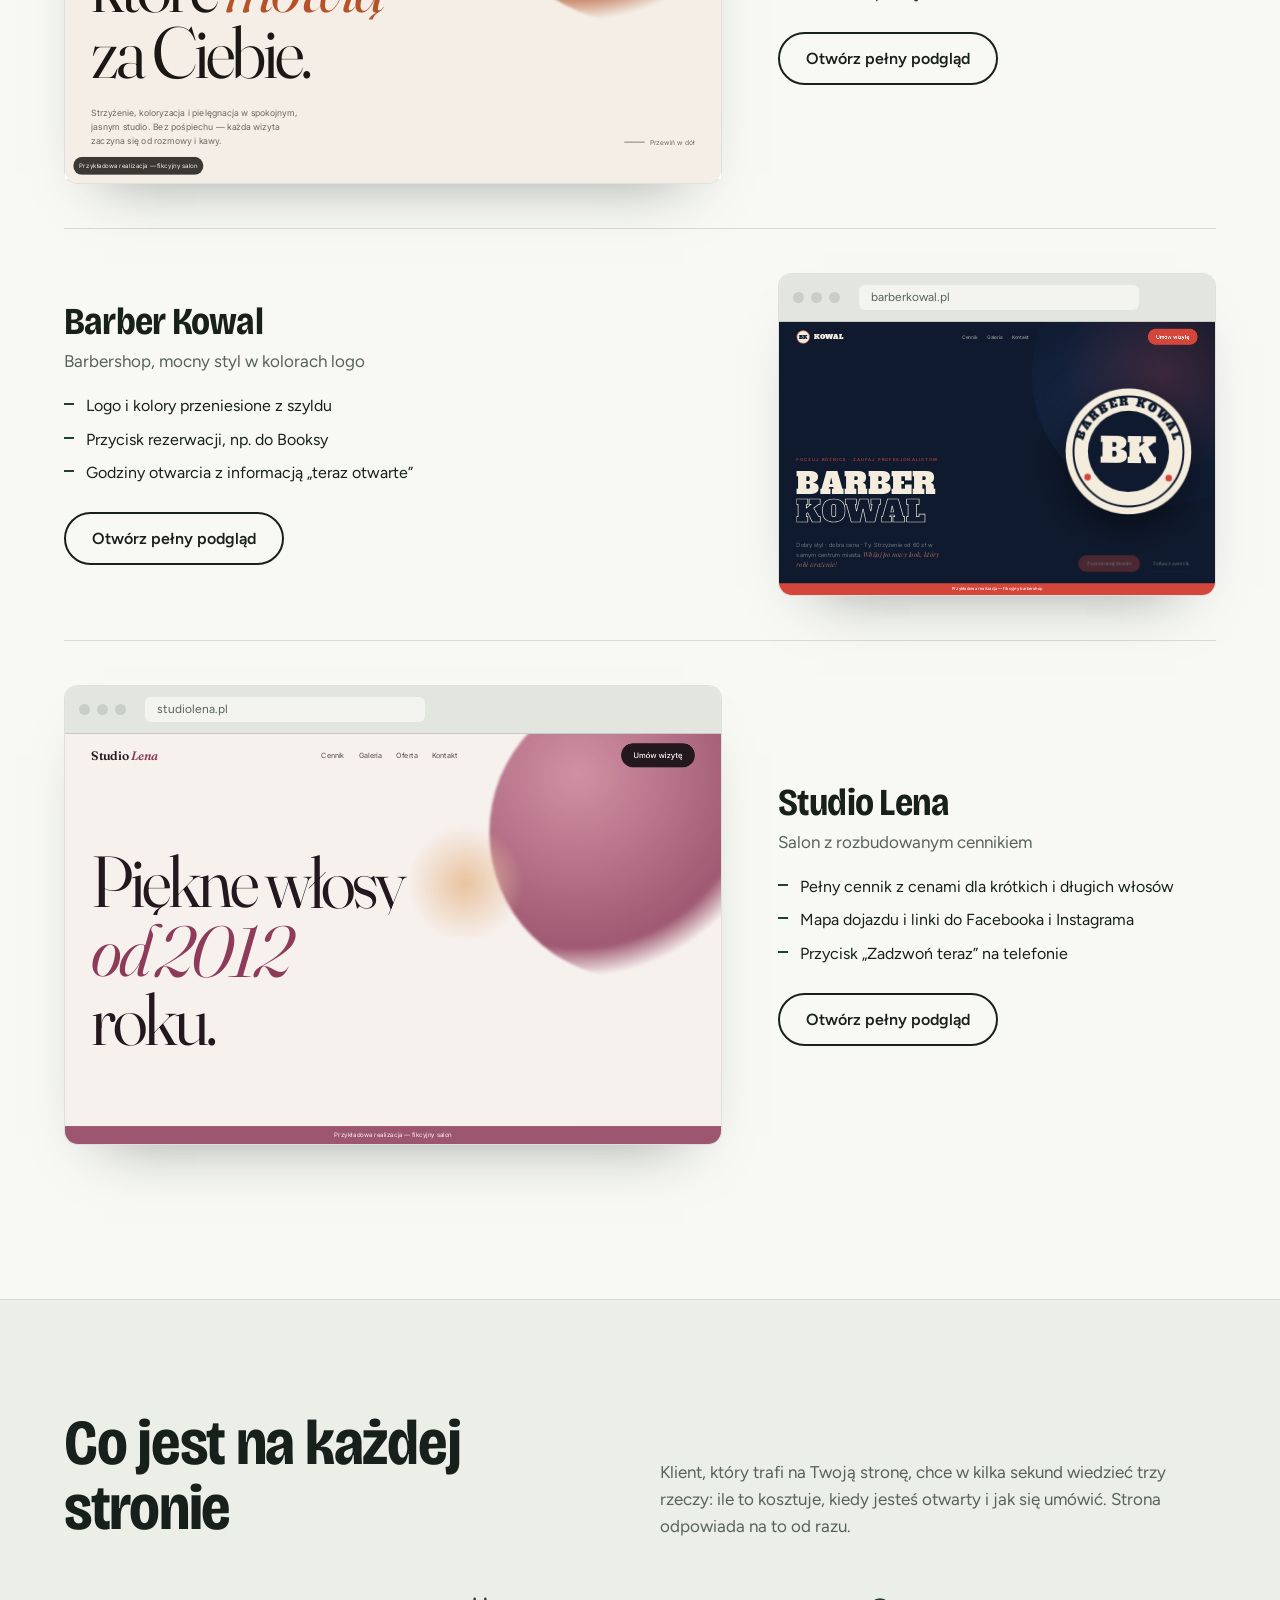
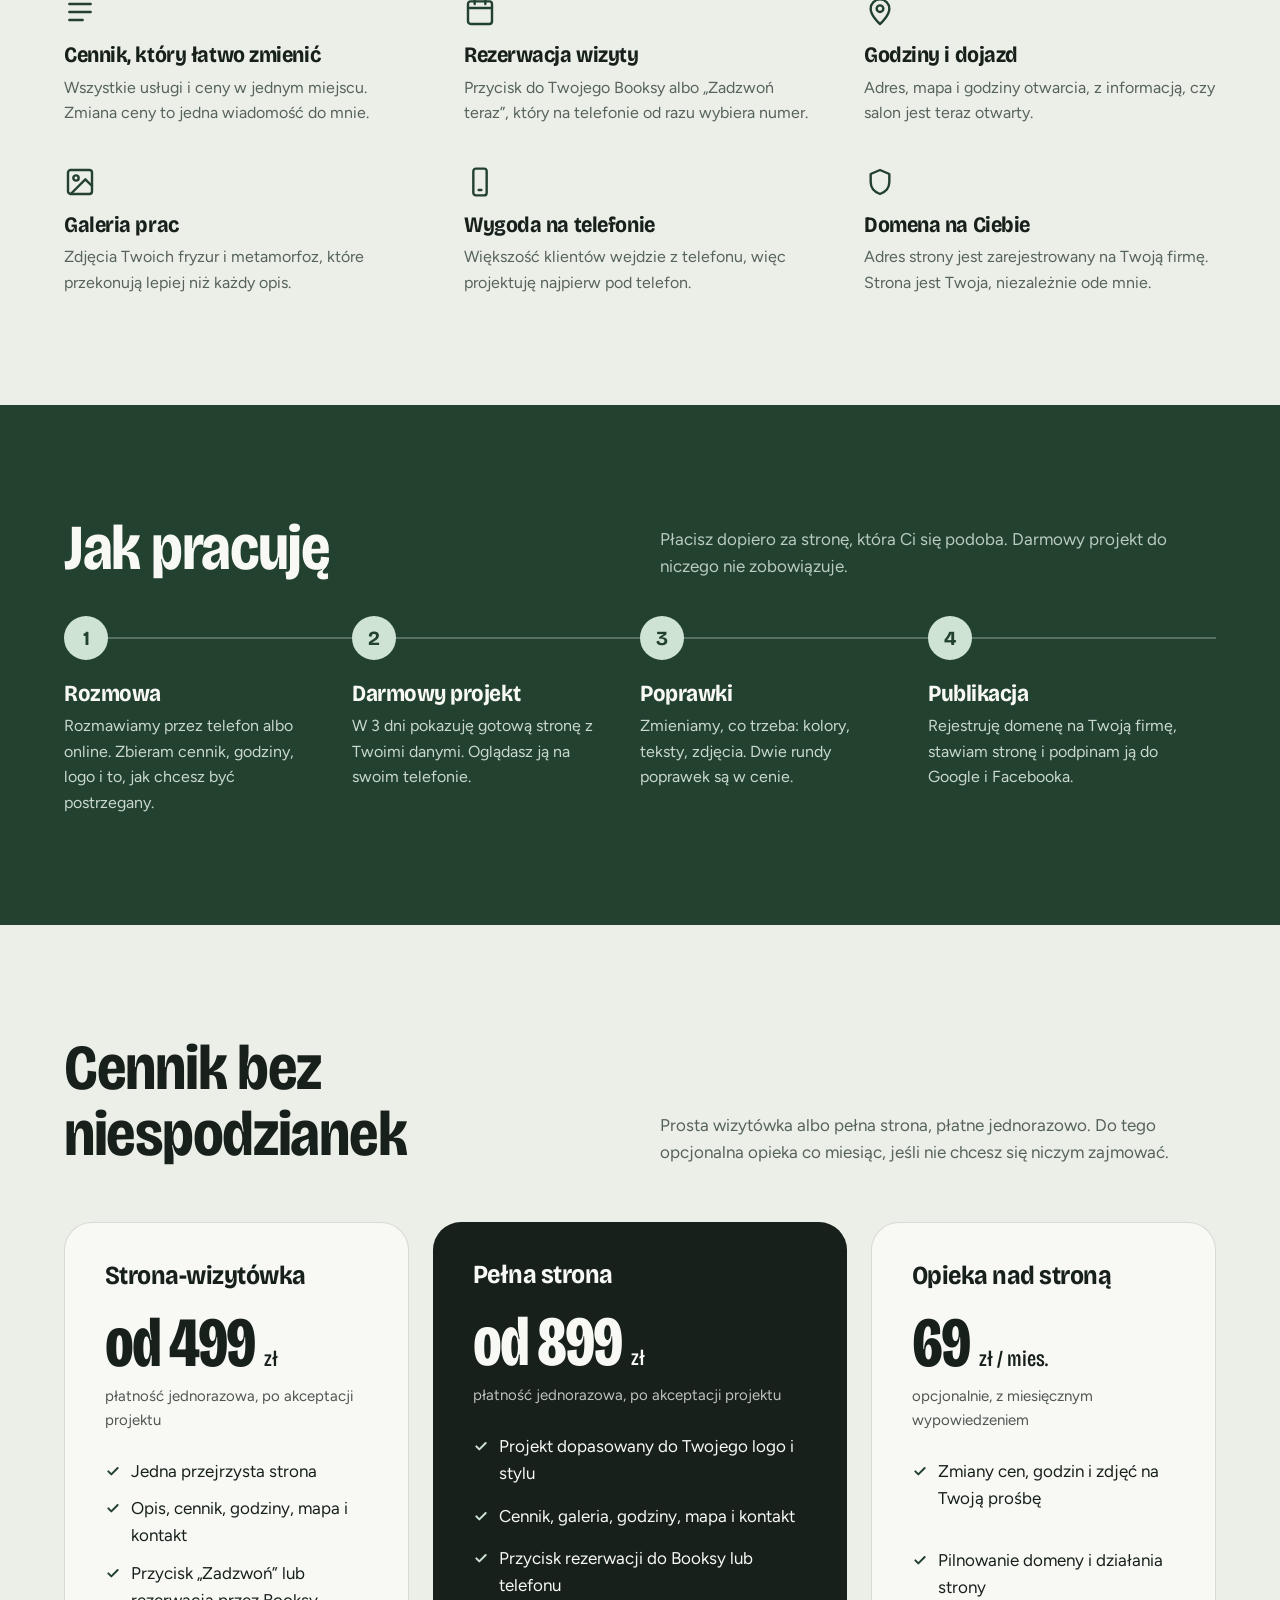
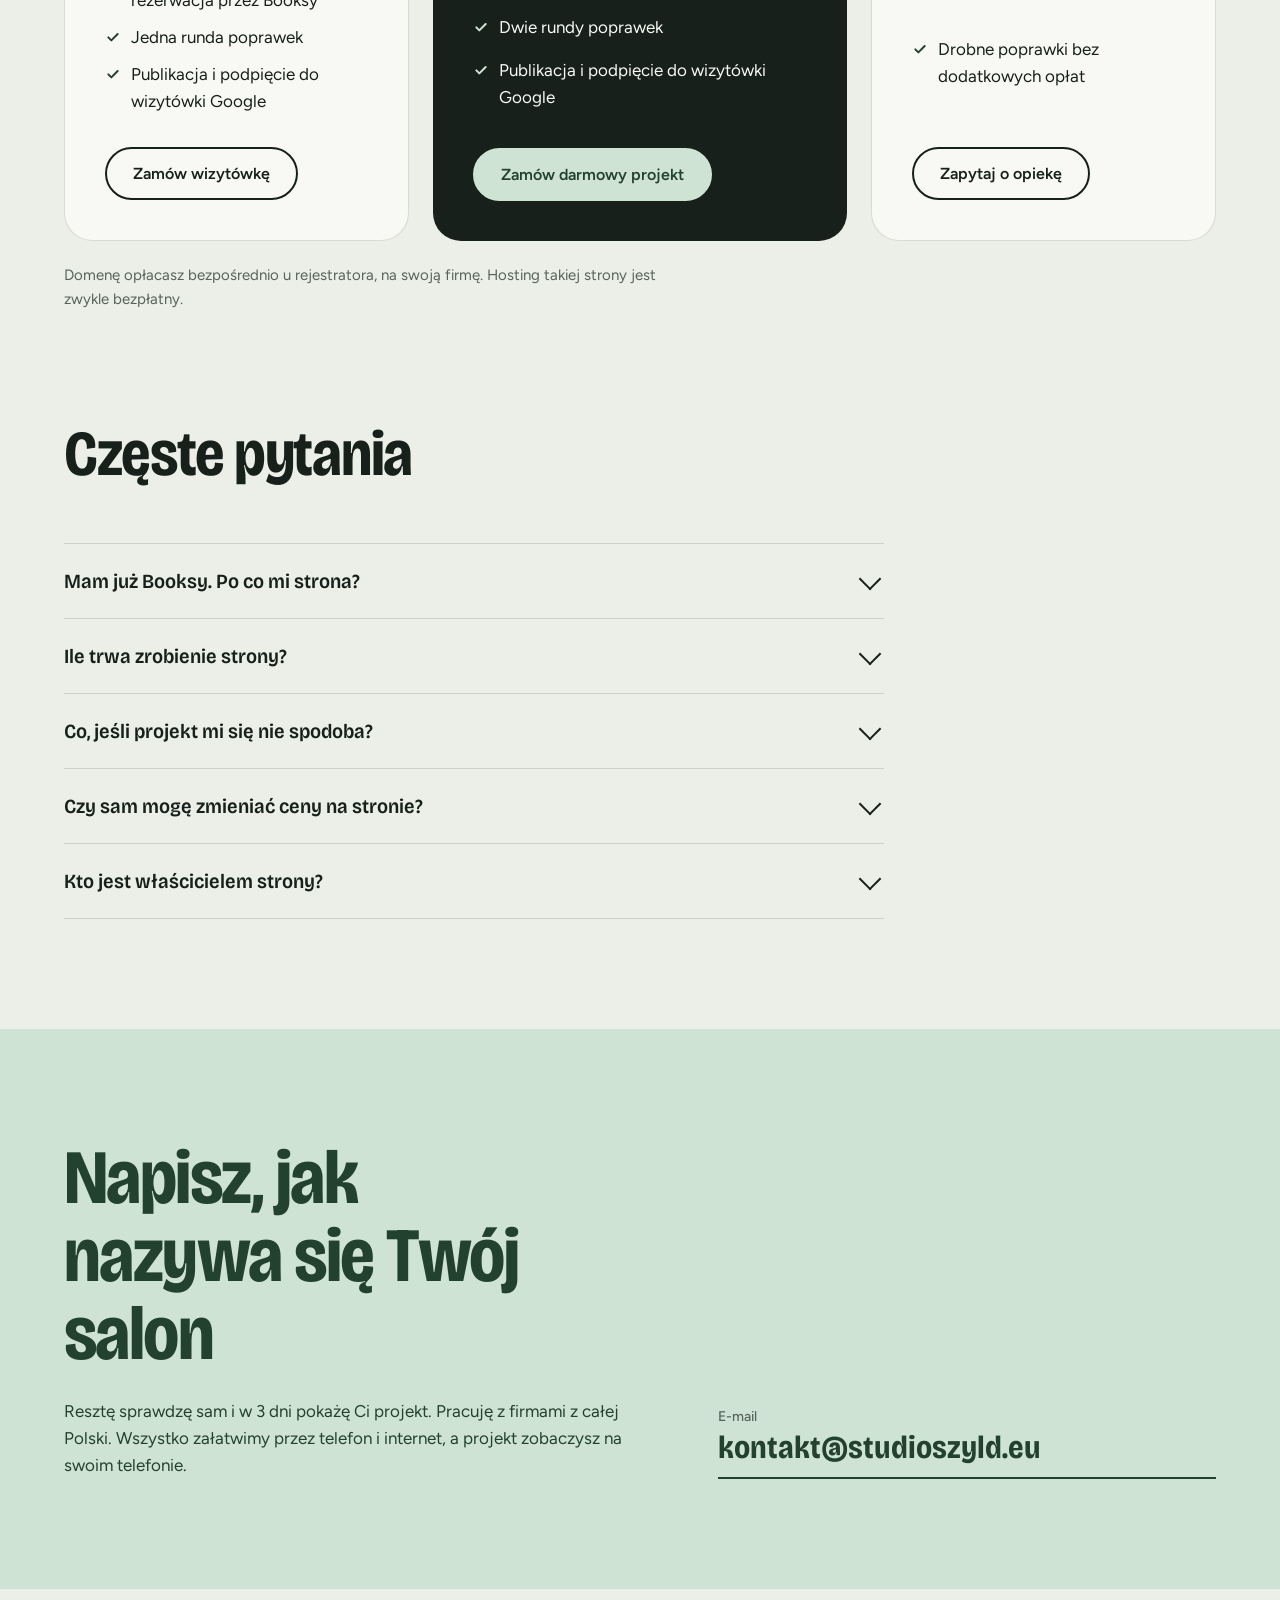
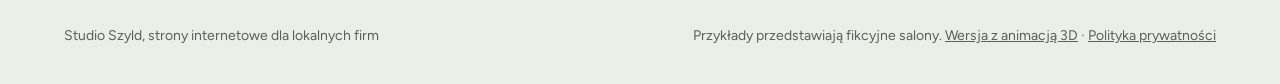
<file: lekka.html>
<!DOCTYPE html>
<html lang="pl">
<head>
<meta charset="utf-8">
<meta name="viewport" content="width=device-width, initial-scale=1">
<link rel="canonical" href="https://studioszyld.eu/lekka.html">
<link rel="icon" href="favicon.svg" type="image/svg+xml">
<meta property="og:title" content="Studio Szyld — strony internetowe dla salonów i lokalnych firm">
<meta property="og:description" content="Zobacz swoją stronę, zanim zapłacisz. Darmowy projekt dla salonów fryzjerskich, barberów i lokalnych firm z całej Polski.">
<title>Studio Szyld — strony internetowe dla salonów i lokalnych firm</title>
<meta name="description" content="Proste, szybkie strony dla salonów fryzjerskich, barberów i lokalnych firm z całej Polski. Darmowy projekt, zanim cokolwiek zapłacisz.">
<link rel="stylesheet" href="fonts/fonts.css">
<style>
  :root{
    --stone:#ECEEE8; --paper:#F8F9F5; --ink:#17201B; --pine:#23412F; --mint:#CFE3D4;
    --cobalt:#2F4BE0; --muted:#56635B; --line:rgba(23,32,27,.14);
    --display:"Bricolage Grotesque", "Arial Narrow", sans-serif;
    --body:"Figtree", system-ui, sans-serif;
    --wrap:min(1180px, 90vw);
  }
  *{box-sizing:border-box;margin:0;padding:0}
  html{scroll-behavior:smooth}
  body{background:var(--stone);color:var(--ink);font:400 17px/1.6 var(--body);-webkit-font-smoothing:antialiased}
  a{color:inherit}
  img,svg{display:block}
  .wrap{width:var(--wrap);margin-inline:auto}
  :focus-visible{outline:3px solid var(--cobalt);outline-offset:3px;border-radius:6px}
  h1,h2,h3{font-family:var(--display);font-weight:700;letter-spacing:-.02em;line-height:1.02}
  h2{font-size:clamp(36px,5vw,64px);font-variation-settings:"wdth" 85;max-width:16ch}
  p{max-width:62ch}
  .lede{font-size:19px;color:var(--muted)}

  /* buttons */
  .btn{display:inline-flex;align-items:center;justify-content:center;gap:10px;border-radius:999px;padding:15px 26px;font:600 16px var(--body);text-decoration:none;border:2px solid var(--ink);background:var(--ink);color:var(--paper);cursor:pointer;transition:background .2s,color .2s,transform .2s}
  .btn:hover{background:var(--cobalt);border-color:var(--cobalt)}
  .btn.line{background:transparent;color:var(--ink)}
  .btn.line:hover{background:var(--ink);color:var(--paper);border-color:var(--ink)}

  /* header */
  header{position:sticky;top:0;z-index:40;background:rgba(236,238,232,.9);backdrop-filter:blur(10px);border-bottom:1px solid transparent;transition:border-color .3s}
  header.stuck{border-color:var(--line)}
  header .wrap{display:flex;align-items:center;justify-content:space-between;gap:24px;height:72px}
  .brand{display:flex;align-items:center;gap:12px;text-decoration:none}
  .brand-mark{width:34px;height:34px;border-radius:10px;background:var(--pine);display:grid;place-items:center}
  .brand b{font-family:var(--display);font-size:19px;font-weight:700;letter-spacing:-.01em;line-height:1.1;display:block}
  .brand small{font-size:13px;color:var(--muted)}
  nav ul{display:flex;gap:28px;list-style:none;font-size:15px}
  nav a{text-decoration:none;color:var(--muted)}
  nav a:hover{color:var(--ink)}
  header .btn{padding:10px 20px;font-size:15px}
  @media (max-width:900px){nav{display:none}}

  /* hero */
  .hero{padding:56px 0 96px}
  .hero .wrap{display:grid;grid-template-columns:1.15fr .85fr;gap:56px;align-items:center}
  .hero h1{font-size:clamp(48px,7.4vw,104px);font-variation-settings:"wdth" 78;letter-spacing:-.035em;line-height:.94;max-width:11ch}
  .hero h1 span{display:block}
  .hero .lede{margin:28px 0 34px;max-width:46ch}
  .cta-row{display:flex;flex-wrap:wrap;gap:12px}
  .promises{list-style:none;display:flex;flex-wrap:wrap;gap:10px 22px;margin-top:36px;font-size:15px;color:var(--muted)}
  .promises li{display:flex;align-items:center;gap:8px}
  .promises svg{flex:none}

  .stage{display:flex;flex-direction:column;align-items:center;gap:22px}
  .phone{--w:300px;--scale:calc(300/390);width:calc(var(--w) + 24px);padding:12px;border-radius:46px;background:var(--ink);box-shadow:0 40px 80px -30px rgba(23,32,27,.55),inset 0 0 0 2px #2c3830;position:relative}
  .phone::before{content:"";position:absolute;top:21px;left:50%;width:78px;height:20px;margin-left:-39px;border-radius:20px;background:var(--ink);z-index:2}
  .status{height:34px;display:flex;align-items:center;justify-content:space-between;padding:0 26px 0 28px;font:600 12px var(--body);color:var(--ink);background:var(--paper)}
  .status i{display:flex;gap:3px;align-items:flex-end}
  .status i b{width:3px;background:var(--ink);border-radius:1px}
  .screen{width:var(--w);height:calc(834px * 300 / 390);border-radius:34px;overflow:hidden;background:var(--paper);position:relative}
  .screen iframe{width:390px;height:800px;border:0;transform:scale(var(--scale));transform-origin:0 0;display:block}
  .screen .loading{position:absolute;inset:0;display:grid;place-items:center;font-size:14px;color:var(--muted);pointer-events:none;transition:opacity .3s}
  .switch{display:flex;background:var(--paper);border:1px solid var(--line);border-radius:999px;padding:5px;gap:4px}
  .switch button{border:0;background:transparent;font:600 14px var(--body);color:var(--muted);padding:9px 16px;border-radius:999px;cursor:pointer;transition:background .2s,color .2s}
  .switch button[aria-pressed="true"]{background:var(--pine);color:var(--paper)}
  .stage-note{font-size:14px;color:var(--muted);text-align:center;max-width:32ch}
  @media (max-width:900px){.hero .wrap{grid-template-columns:1fr}.hero{padding-top:32px}}

  /* hero entrance: the one orchestrated moment */
  @media (prefers-reduced-motion:no-preference){
    .hero h1 span{animation:rise .9s cubic-bezier(.2,.8,.2,1) both}
    .hero h1 span:nth-child(2){animation-delay:.08s}
    .hero h1 span:nth-child(3){animation-delay:.16s}
    .hero .lede,.hero .cta-row,.promises{animation:fade .8s .35s both}
    .phone{animation:phone 1.1s .2s cubic-bezier(.2,.8,.2,1) both}
    @keyframes rise{from{transform:translateY(40%);opacity:0}to{transform:none;opacity:1}}
    @keyframes fade{from{opacity:0}to{opacity:1}}
    @keyframes phone{from{transform:translateY(60px) rotate(4deg);opacity:0}to{transform:none;opacity:1}}
    .screen iframe{transition:opacity .35s}
  }

  section{padding:110px 0}
  .section-head{display:grid;grid-template-columns:1fr 1fr;gap:40px;align-items:end;margin-bottom:56px}
  .section-head p{color:var(--muted)}
  @media (max-width:900px){.section-head{grid-template-columns:1fr}}

  /* work */
  .work{background:var(--paper);border-block:1px solid var(--line)}
  .case{display:grid;grid-template-columns:1.5fr 1fr;gap:56px;align-items:center;padding:44px 0;border-top:1px solid var(--line)}
  .case:first-of-type{border-top:0;padding-top:0}
  .case:nth-of-type(even) .browser{order:2}
  .browser{border-radius:14px;background:#fff;border:1px solid var(--line);overflow:hidden;box-shadow:0 30px 60px -40px rgba(23,32,27,.5)}
  .browser-bar{display:flex;align-items:center;gap:7px;padding:11px 14px;background:#E3E6DF;border-bottom:1px solid var(--line)}
  .browser-bar i{width:11px;height:11px;border-radius:50%;background:#c9cec6}
  .browser-bar span{margin-left:12px;font-size:12px;color:var(--muted);background:#F3F4F0;border-radius:6px;padding:3px 12px;flex:1;max-width:280px}
  .viewport{position:relative;aspect-ratio:16/10;overflow:hidden;background:var(--paper)}
  .viewport iframe{position:absolute;top:0;left:0;width:1280px;height:800px;border:0;transform-origin:0 0;pointer-events:none}
  .case h3{font-size:clamp(28px,3vw,38px);font-variation-settings:"wdth" 85;margin-bottom:6px}
  .case .kind{color:var(--muted);margin-bottom:18px}
  .case ul{list-style:none;display:grid;gap:8px;margin-bottom:26px;font-size:16px}
  .case li{padding-left:22px;position:relative}
  .case li::before{content:"";position:absolute;left:0;top:.62em;width:10px;height:2px;background:var(--pine)}
  @media (max-width:900px){.case{grid-template-columns:1fr;gap:28px}.case:nth-of-type(even) .browser{order:0}}

  /* included */
  .included{display:grid;grid-template-columns:repeat(3,1fr);gap:40px 48px}
  .included h3{font-size:22px;font-variation-settings:"wdth" 90;margin-bottom:8px}
  .included p{color:var(--muted);font-size:16px}
  .included svg{margin-bottom:16px}
  @media (max-width:900px){.included{grid-template-columns:1fr 1fr}}
  @media (max-width:560px){.included{grid-template-columns:1fr}}

  /* steps — a real sequence */
  .process{background:var(--pine);color:var(--paper)}
  .process .section-head p{color:#B9CBBE}
  .steps{list-style:none;display:grid;grid-template-columns:repeat(4,1fr);gap:0;counter-reset:s;border-top:2px solid rgba(248,249,245,.25)}
  .steps li{counter-increment:s;padding:28px 28px 0 0;position:relative}
  .steps li::before{content:counter(s);display:grid;place-items:center;width:44px;height:44px;border-radius:50%;background:var(--mint);color:var(--pine);font:700 20px var(--display);margin:-51px 0 22px}
  .steps h3{font-size:23px;font-variation-settings:"wdth" 90;margin-bottom:8px}
  .steps p{color:#C9D8CD;font-size:16px}
  @media (max-width:900px){.steps{grid-template-columns:1fr 1fr;gap:40px 24px}}
  @media (max-width:560px){.steps{grid-template-columns:1fr}}

  /* pricing */
  .plans{display:grid;grid-template-columns:1fr 1.2fr 1fr;gap:24px;align-items:stretch}
  .plan{border-radius:28px;padding:40px;display:flex;flex-direction:column}
  .plan.main{background:var(--ink);color:var(--paper)}
  .plan.care,.plan.lite{background:var(--paper);border:1px solid var(--line)}
  .plan h3{font-size:26px;font-variation-settings:"wdth" 90}
  .price{font-family:var(--display);font-size:clamp(52px,5.5vw,80px);font-weight:700;font-variation-settings:"wdth" 75;letter-spacing:-.03em;line-height:1;margin:18px 0 6px}
  .price small{font-size:22px;font-weight:500;letter-spacing:0}
  .plan .note{font-size:15px;opacity:.75;margin-bottom:26px}
  .plan ul{list-style:none;display:grid;gap:10px;margin-bottom:32px;flex:1}
  .plan li{display:flex;gap:10px;align-items:flex-start}
  .plan li svg{flex:none;margin-top:5px}
  .plan.main .btn{background:var(--mint);color:var(--pine);border-color:var(--mint);align-self:flex-start}
  .plan.main .btn:hover{background:var(--paper);border-color:var(--paper)}
  .plan.care .btn,.plan.lite .btn{align-self:flex-start}
  .fine{margin-top:22px;font-size:15px;color:var(--muted)}
  @media (max-width:900px){.plans{grid-template-columns:1fr}}

  /* faq */
  .faq{max-width:820px}
  details{border-top:1px solid var(--line)}
  details:last-child{border-bottom:1px solid var(--line)}
  summary{list-style:none;cursor:pointer;padding:24px 48px 24px 0;font:600 20px/1.3 var(--display);font-variation-settings:"wdth" 92;position:relative}
  summary::-webkit-details-marker{display:none}
  summary::after{content:"";position:absolute;right:6px;top:50%;width:14px;height:14px;margin-top:-10px;border-right:2px solid var(--ink);border-bottom:2px solid var(--ink);transform:rotate(45deg);transition:transform .25s}
  details[open] summary::after{transform:rotate(225deg);margin-top:-3px}
  details p{padding:0 0 24px;color:var(--muted)}

  /* contact */
  .contact{background:var(--mint)}
  .contact .wrap{display:grid;grid-template-columns:1.2fr 1fr;gap:56px;align-items:end}
  .contact h2{font-size:clamp(40px,6vw,80px);max-width:13ch;color:var(--pine)}
  .contact-list{display:grid;gap:18px}
  .contact-list a{display:block;text-decoration:none;font:700 clamp(24px,2.6vw,32px)/1.2 var(--display);font-variation-settings:"wdth" 85;color:var(--pine);border-bottom:2px solid var(--pine);padding-bottom:10px}
  .contact-list a:hover{color:var(--cobalt);border-color:var(--cobalt)}
  .contact-list small{display:block;font:500 14px var(--body);color:var(--muted);margin-bottom:4px}
  .contact p{margin-top:24px;color:var(--pine)}
  @media (max-width:900px){.contact .wrap{grid-template-columns:1fr}}

  footer{padding:36px 0;font-size:14px;color:var(--muted)}
  footer .wrap{display:flex;justify-content:space-between;gap:16px;flex-wrap:wrap}

  /* preview dialog */
  dialog{border:0;padding:0;width:min(1280px,96vw);height:min(860px,92vh);border-radius:18px;overflow:hidden;background:var(--paper);box-shadow:0 40px 120px rgba(0,0,0,.4)}
  dialog::backdrop{background:rgba(23,32,27,.6);backdrop-filter:blur(4px)}
  .dlg-bar{display:flex;align-items:center;justify-content:space-between;gap:12px;padding:10px 12px 10px 20px;background:var(--ink);color:var(--paper);font-size:14px}
  .dlg-bar button{border:0;background:var(--paper);color:var(--ink);font:600 14px var(--body);padding:8px 16px;border-radius:999px;cursor:pointer}
  dialog iframe{width:100%;height:calc(100% - 52px);border:0;display:block}
  @media (max-width:560px){.brand small{display:none}header .wrap{height:64px}header .btn{padding:9px 16px;font-size:14px}.switch button{padding:8px 11px;font-size:13px}.phone{--w:270px;--scale:calc(270/390)}.screen{height:calc(834px * 270 / 390)}}
  @media (max-width:560px){.switch button{white-space:nowrap}}
</style>
</head>
<body>

<header id="top-bar">
  <div class="wrap">
    <a class="brand" href="#top" aria-label="Strona główna">
      <span class="brand-mark" aria-hidden="true"><svg width="18" height="18" viewBox="0 0 24 24" fill="none" stroke="#CFE3D4" stroke-width="2.2" stroke-linecap="round" stroke-linejoin="round"><path d="M3 3h18M8 3v4M16 3v4"/><rect x="4" y="7" width="16" height="11" rx="2"/><path d="M8 12.5h8"/></svg></span>
      <span><b>Studio Szyld</b><small>strony dla lokalnych firm</small></span>
    </a>
    <nav aria-label="Główna">
      <ul>
        <li><a href="#przyklady">Przykłady</a></li>
        <li><a href="#jak-pracuje">Jak pracuję</a></li>
        <li><a href="#cennik">Cennik</a></li>
        <li><a href="#pytania">Pytania</a></li>
      </ul>
    </nav>
    <a class="btn" href="#kontakt">Napisz do mnie</a>
  </div>
</header>

<main id="top">
  <section class="hero" aria-labelledby="hero-title">
    <div class="wrap">
      <div>
        <h1 id="hero-title"><span>Zobacz swoją</span><span>stronę, zanim</span><span>zapłacisz.</span></h1>
        <p class="lede">Robię szybkie, czytelne strony dla salonów fryzjerskich, barberów i lokalnych firm z całej Polski. Najpierw za darmo przygotowuję projekt z Twoim cennikiem i godzinami. Decydujesz, gdy go zobaczysz.</p>
        <div class="cta-row">
          <a class="btn" href="#kontakt">Zamów darmowy projekt</a>
          <a class="btn line" href="#przyklady">Zobacz przykłady</a>
        </div>
        <ul class="promises">
          <li><svg width="18" height="18" viewBox="0 0 24 24" fill="none" stroke="#23412F" stroke-width="2.6" stroke-linecap="round" stroke-linejoin="round"><path d="M5 12.5l4.5 4.5L19 7.5"/></svg>Projekt w 3 dni</li>
          <li><svg width="18" height="18" viewBox="0 0 24 24" fill="none" stroke="#23412F" stroke-width="2.6" stroke-linecap="round" stroke-linejoin="round"><path d="M5 12.5l4.5 4.5L19 7.5"/></svg>Gotowa strona w tydzień</li>
          <li><svg width="18" height="18" viewBox="0 0 24 24" fill="none" stroke="#23412F" stroke-width="2.6" stroke-linecap="round" stroke-linejoin="round"><path d="M5 12.5l4.5 4.5L19 7.5"/></svg>Wygodna na telefonie</li>
        </ul>
      </div>
      <div class="stage">
        <div class="phone">
          <div class="screen">
            <div class="status" aria-hidden="true"><span>9:41</span><i><b style="height:5px"></b><b style="height:7px"></b><b style="height:9px"></b><b style="height:11px"></b></i></div>
            <div class="loading" id="phoneLoading">Wczytuję przykład…</div>
            <iframe id="phoneFrame" title="Przykładowa strona w telefonie" loading="eager"></iframe>
          </div>
        </div>
        <div class="switch" role="group" aria-label="Wybierz przykład">
          <button type="button" data-demo="pasmo" aria-pressed="true">Salon fryzjerski</button>
          <button type="button" data-demo="barber" aria-pressed="false">Barber</button>
          <button type="button" data-demo="salon" aria-pressed="false">Studio urody</button>
        </div>
        <p class="stage-note">To działające strony. Przewiń je palcem albo kółkiem myszy.</p>
      </div>
    </div>
  </section>

  <section class="work" id="przyklady" aria-labelledby="work-title">
    <div class="wrap">
      <div class="section-head">
        <h2 id="work-title">Trzy salony, trzy różne charaktery</h2>
        <p>Każda strona powstaje od zera, pod styl konkretnego miejsca: jego kolory, logo i klientów. Poniżej przykładowe realizacje dla fikcyjnych salonów.</p>
      </div>

      <article class="case">
        <div class="browser">
          <div class="browser-bar"><i></i><i></i><i></i><span>studiopasmo.pl</span></div>
          <div class="viewport" data-demo="pasmo"><iframe title="Podgląd: Studio Pasmo" tabindex="-1" aria-hidden="true"></iframe></div>
        </div>
        <div>
          <h3>Studio Pasmo</h3>
          <p class="kind">Salon fryzjerski, jasny i spokojny styl</p>
          <ul>
            <li>Cennik usług z opisami</li>
            <li>Galeria metamorfoz przewijana w poziomie</li>
            <li>Formularz prośby o termin</li>
          </ul>
          <button class="btn line" type="button" data-open="pasmo">Otwórz pełny podgląd</button>
        </div>
      </article>

      <article class="case">
        <div class="browser">
          <div class="browser-bar"><i></i><i></i><i></i><span>barberkowal.pl</span></div>
          <div class="viewport" data-demo="barber"><iframe title="Podgląd: Barber Kowal" tabindex="-1" aria-hidden="true"></iframe></div>
        </div>
        <div>
          <h3>Barber Kowal</h3>
          <p class="kind">Barbershop, mocny styl w kolorach logo</p>
          <ul>
            <li>Logo i kolory przeniesione z szyldu</li>
            <li>Przycisk rezerwacji, np. do Booksy</li>
            <li>Godziny otwarcia z informacją „teraz otwarte”</li>
          </ul>
          <button class="btn line" type="button" data-open="barber">Otwórz pełny podgląd</button>
        </div>
      </article>

      <article class="case">
        <div class="browser">
          <div class="browser-bar"><i></i><i></i><i></i><span>studiolena.pl</span></div>
          <div class="viewport" data-demo="salon"><iframe title="Podgląd: Studio Lena" tabindex="-1" aria-hidden="true"></iframe></div>
        </div>
        <div>
          <h3>Studio Lena</h3>
          <p class="kind">Salon z rozbudowanym cennikiem</p>
          <ul>
            <li>Pełny cennik z cenami dla krótkich i długich włosów</li>
            <li>Mapa dojazdu i linki do Facebooka i Instagrama</li>
            <li>Przycisk „Zadzwoń teraz” na telefonie</li>
          </ul>
          <button class="btn line" type="button" data-open="salon">Otwórz pełny podgląd</button>
        </div>
      </article>
    </div>
  </section>

  <section aria-labelledby="inc-title">
    <div class="wrap">
      <div class="section-head">
        <h2 id="inc-title">Co jest na każdej stronie</h2>
        <p>Klient, który trafi na Twoją stronę, chce w kilka sekund wiedzieć trzy rzeczy: ile to kosztuje, kiedy jesteś otwarty i jak się umówić. Strona odpowiada na to od razu.</p>
      </div>
      <div class="included">
        <div><svg width="32" height="32" viewBox="0 0 24 24" fill="none" stroke="#23412F" stroke-width="1.8" stroke-linecap="round" stroke-linejoin="round"><path d="M4 6h16M4 12h16M4 18h10"/></svg><h3>Cennik, który łatwo zmienić</h3><p>Wszystkie usługi i ceny w jednym miejscu. Zmiana ceny to jedna wiadomość do mnie.</p></div>
        <div><svg width="32" height="32" viewBox="0 0 24 24" fill="none" stroke="#23412F" stroke-width="1.8" stroke-linecap="round" stroke-linejoin="round"><rect x="3" y="4" width="18" height="17" rx="2"/><path d="M3 9h18M8 2v4M16 2v4"/></svg><h3>Rezerwacja wizyty</h3><p>Przycisk do Twojego Booksy albo „Zadzwoń teraz”, który na telefonie od razu wybiera numer.</p></div>
        <div><svg width="32" height="32" viewBox="0 0 24 24" fill="none" stroke="#23412F" stroke-width="1.8" stroke-linecap="round" stroke-linejoin="round"><path d="M12 21s7-6.2 7-11.5A7 7 0 0 0 5 9.5C5 14.8 12 21 12 21z"/><circle cx="12" cy="9.5" r="2.5"/></svg><h3>Godziny i dojazd</h3><p>Adres, mapa i godziny otwarcia, z informacją, czy salon jest teraz otwarty.</p></div>
        <div><svg width="32" height="32" viewBox="0 0 24 24" fill="none" stroke="#23412F" stroke-width="1.8" stroke-linecap="round" stroke-linejoin="round"><rect x="3" y="3" width="18" height="18" rx="2"/><circle cx="9" cy="9" r="2"/><path d="M21 15l-5-5L5 21"/></svg><h3>Galeria prac</h3><p>Zdjęcia Twoich fryzur i metamorfoz, które przekonują lepiej niż każdy opis.</p></div>
        <div><svg width="32" height="32" viewBox="0 0 24 24" fill="none" stroke="#23412F" stroke-width="1.8" stroke-linecap="round" stroke-linejoin="round"><rect x="7" y="2" width="10" height="20" rx="2"/><path d="M11 18h2"/></svg><h3>Wygoda na telefonie</h3><p>Większość klientów wejdzie z telefonu, więc projektuję najpierw pod telefon.</p></div>
        <div><svg width="32" height="32" viewBox="0 0 24 24" fill="none" stroke="#23412F" stroke-width="1.8" stroke-linecap="round" stroke-linejoin="round"><path d="M12 3l7 3v6c0 4.5-3 7.5-7 9-4-1.5-7-4.5-7-9V6z"/></svg><h3>Domena na Ciebie</h3><p>Adres strony jest zarejestrowany na Twoją firmę. Strona jest Twoja, niezależnie ode mnie.</p></div>
      </div>
    </div>
  </section>

  <section class="process" id="jak-pracuje" aria-labelledby="proc-title">
    <div class="wrap">
      <div class="section-head">
        <h2 id="proc-title">Jak pracuję</h2>
        <p>Płacisz dopiero za stronę, która Ci się podoba. Darmowy projekt do niczego nie zobowiązuje.</p>
      </div>
      <ol class="steps">
        <li><h3>Rozmowa</h3><p>Rozmawiamy przez telefon albo online. Zbieram cennik, godziny, logo i to, jak chcesz być postrzegany.</p></li>
        <li><h3>Darmowy projekt</h3><p>W 3 dni pokazuję gotową stronę z Twoimi danymi. Oglądasz ją na swoim telefonie.</p></li>
        <li><h3>Poprawki</h3><p>Zmieniamy, co trzeba: kolory, teksty, zdjęcia. Dwie rundy poprawek są w cenie.</p></li>
        <li><h3>Publikacja</h3><p>Rejestruję domenę na Twoją firmę, stawiam stronę i podpinam ją do Google i Facebooka.</p></li>
      </ol>
    </div>
  </section>

  <section id="cennik" aria-labelledby="price-title">
    <div class="wrap">
      <div class="section-head">
        <h2 id="price-title">Cennik bez niespodzianek</h2>
        <p>Prosta wizytówka albo pełna strona, płatne jednorazowo. Do tego opcjonalna opieka co miesiąc, jeśli nie chcesz się niczym zajmować.</p>
      </div>
      <div class="plans">
        <div class="plan lite">
          <h3>Strona-wizytówka</h3>
          <div class="price">od 499 <small>zł</small></div>
          <p class="note">płatność jednorazowa, po akceptacji projektu</p>
          <ul>
            <li><svg width="16" height="16" viewBox="0 0 24 24" fill="none" stroke="#23412F" stroke-width="3" stroke-linecap="round" stroke-linejoin="round"><path d="M5 12.5l4.5 4.5L19 7.5"/></svg>Jedna przejrzysta strona</li>
            <li><svg width="16" height="16" viewBox="0 0 24 24" fill="none" stroke="#23412F" stroke-width="3" stroke-linecap="round" stroke-linejoin="round"><path d="M5 12.5l4.5 4.5L19 7.5"/></svg>Opis, cennik, godziny, mapa i kontakt</li>
            <li><svg width="16" height="16" viewBox="0 0 24 24" fill="none" stroke="#23412F" stroke-width="3" stroke-linecap="round" stroke-linejoin="round"><path d="M5 12.5l4.5 4.5L19 7.5"/></svg>Przycisk „Zadzwoń” lub rezerwacja przez Booksy</li>
            <li><svg width="16" height="16" viewBox="0 0 24 24" fill="none" stroke="#23412F" stroke-width="3" stroke-linecap="round" stroke-linejoin="round"><path d="M5 12.5l4.5 4.5L19 7.5"/></svg>Jedna runda poprawek</li>
            <li><svg width="16" height="16" viewBox="0 0 24 24" fill="none" stroke="#23412F" stroke-width="3" stroke-linecap="round" stroke-linejoin="round"><path d="M5 12.5l4.5 4.5L19 7.5"/></svg>Publikacja i podpięcie do wizytówki Google</li>
          </ul>
          <a class="btn line" href="#kontakt">Zamów wizytówkę</a>
        </div>
        <div class="plan main">
          <h3>Pełna strona</h3>
          <div class="price">od 899 <small>zł</small></div>
          <p class="note">płatność jednorazowa, po akceptacji projektu</p>
          <ul>
            <li><svg width="16" height="16" viewBox="0 0 24 24" fill="none" stroke="#CFE3D4" stroke-width="3" stroke-linecap="round" stroke-linejoin="round"><path d="M5 12.5l4.5 4.5L19 7.5"/></svg>Projekt dopasowany do Twojego logo i stylu</li>
            <li><svg width="16" height="16" viewBox="0 0 24 24" fill="none" stroke="#CFE3D4" stroke-width="3" stroke-linecap="round" stroke-linejoin="round"><path d="M5 12.5l4.5 4.5L19 7.5"/></svg>Cennik, galeria, godziny, mapa i kontakt</li>
            <li><svg width="16" height="16" viewBox="0 0 24 24" fill="none" stroke="#CFE3D4" stroke-width="3" stroke-linecap="round" stroke-linejoin="round"><path d="M5 12.5l4.5 4.5L19 7.5"/></svg>Przycisk rezerwacji do Booksy lub telefonu</li>
            <li><svg width="16" height="16" viewBox="0 0 24 24" fill="none" stroke="#CFE3D4" stroke-width="3" stroke-linecap="round" stroke-linejoin="round"><path d="M5 12.5l4.5 4.5L19 7.5"/></svg>Dwie rundy poprawek</li>
            <li><svg width="16" height="16" viewBox="0 0 24 24" fill="none" stroke="#CFE3D4" stroke-width="3" stroke-linecap="round" stroke-linejoin="round"><path d="M5 12.5l4.5 4.5L19 7.5"/></svg>Publikacja i podpięcie do wizytówki Google</li>
          </ul>
          <a class="btn" href="#kontakt">Zamów darmowy projekt</a>
        </div>
        <div class="plan care">
          <h3>Opieka nad stroną</h3>
          <div class="price">69 <small>zł / mies.</small></div>
          <p class="note">opcjonalnie, z miesięcznym wypowiedzeniem</p>
          <ul>
            <li><svg width="16" height="16" viewBox="0 0 24 24" fill="none" stroke="#23412F" stroke-width="3" stroke-linecap="round" stroke-linejoin="round"><path d="M5 12.5l4.5 4.5L19 7.5"/></svg>Zmiany cen, godzin i zdjęć na Twoją prośbę</li>
            <li><svg width="16" height="16" viewBox="0 0 24 24" fill="none" stroke="#23412F" stroke-width="3" stroke-linecap="round" stroke-linejoin="round"><path d="M5 12.5l4.5 4.5L19 7.5"/></svg>Pilnowanie domeny i działania strony</li>
            <li><svg width="16" height="16" viewBox="0 0 24 24" fill="none" stroke="#23412F" stroke-width="3" stroke-linecap="round" stroke-linejoin="round"><path d="M5 12.5l4.5 4.5L19 7.5"/></svg>Drobne poprawki bez dodatkowych opłat</li>
          </ul>
          <a class="btn line" href="#kontakt">Zapytaj o opiekę</a>
        </div>
      </div>
      <p class="fine">Domenę opłacasz bezpośrednio u rejestratora, na swoją firmę. Hosting takiej strony jest zwykle bezpłatny.</p>
    </div>
  </section>

  <section id="pytania" aria-labelledby="faq-title" style="padding-top:0">
    <div class="wrap">
      <div class="section-head"><h2 id="faq-title">Częste pytania</h2></div>
      <div class="faq">
        <details><summary>Mam już Booksy. Po co mi strona?</summary><p>Booksy jest świetne do zapisów, ale klient, który szuka Cię w Google, często trafia tylko na mapę i katalogi. Strona pokazuje Twój styl, cennik i zdjęcia, a przycisk „Umów wizytę” prowadzi prosto do Twojego Booksy.</p></details>
        <details><summary>Ile trwa zrobienie strony?</summary><p>Darmowy projekt pokazuję w 3 dni od rozmowy. Po akceptacji i otrzymaniu zdjęć strona jest gotowa w około tydzień.</p></details>
        <details><summary>Co, jeśli projekt mi się nie spodoba?</summary><p>Nic nie płacisz. Projekt jest darmowy i do niczego nie zobowiązuje.</p></details>
        <details><summary>Czy sam mogę zmieniać ceny na stronie?</summary><p>Najprościej wysłać mi wiadomość ze zmianą, w ramach opieki robię to tego samego dnia. Jeśli wolisz zmieniać sam, mogę przygotować stronę z prostym panelem edycji.</p></details>
        <details><summary>Kto jest właścicielem strony?</summary><p>Ty. Domena jest zarejestrowana na Twoją firmę, a po zapłacie przekazuję Ci prawa do strony.</p></details>
      </div>
    </div>
  </section>

  <section class="contact" id="kontakt" aria-labelledby="contact-title">
    <div class="wrap">
      <div>
        <h2 id="contact-title">Napisz, jak nazywa się Twój salon</h2>
        <p>Resztę sprawdzę sam i w 3 dni pokażę Ci projekt. Pracuję z firmami z całej Polski. Wszystko załatwimy przez telefon i internet, a projekt zobaczysz na swoim telefonie.</p>
      </div>
      <div class="contact-list">
        <a href="mailto:kontakt@studioszyld.eu"><small>E-mail</small>kontakt@studioszyld.eu</a>
      </div>
    </div>
  </section>
</main>

<footer>
  <div class="wrap">
    <span>Studio Szyld, strony internetowe dla lokalnych firm</span>
    <span>Przykłady przedstawiają fikcyjne salony. <a href="index.html">Wersja z animacją 3D</a> · <a href="polityka-prywatnosci.html">Polityka prywatności</a></span>
  </div>
</footer>

<dialog id="preview" aria-label="Pełny podgląd przykładu">
  <div class="dlg-bar"><span id="previewTitle">Podgląd</span><button type="button" id="previewClose">Zamknij podgląd</button></div>
  <iframe id="previewFrame" title="Pełny podgląd przykładowej strony"></iframe>
</dialog>

<script type="text/plain" id="demo-pasmo">[base64]/[base64]/[base64]/[base64]/[base64]</script>
<script type="text/plain" id="demo-barber">[base64]/[base64]/[base64]</script>
<script type="text/plain" id="demo-salon">[base64]/[base64]/[base64]/Fm2NpYW1pLjwvcD4KICAgICAgPGRpdiBzdHlsZT0iZGlzcGxheTpmbGV4O2dhcDoxMnB4O2ZsZXgtd3JhcDp3cmFwIj4KICAgICAgICA8YSBjbGFzcz0iYnRuIGNsYXkgbWFnbmV0aWMiIGhyZWY9IiNyZXplcndhY2phIj48c3Bhbj5aYWR6d2/[base64]/[base64]</script>
<script>
(function(){
  var cache = {};
  function demo(id){
    if (!cache[id]) {
      var b64 = document.getElementById('demo-' + id).textContent.trim();
      var bin = atob(b64), bytes = new Uint8Array(bin.length);
      for (var i = 0; i < bin.length; i++) bytes[i] = bin.charCodeAt(i);
      cache[id] = new TextDecoder('utf-8').decode(bytes);
    }
    return cache[id];
  }
  var names = { pasmo:'Studio Pasmo', barber:'Barber Kowal', salon:'Studio Lena' };

  // Sticky header border
  var bar = document.getElementById('top-bar');
  window.addEventListener('scroll', function(){ bar.classList.toggle('stuck', window.scrollY > 8); }, { passive:true });

  // Phone with live demo
  var phone = document.getElementById('phoneFrame'), loading = document.getElementById('phoneLoading');
  function showInPhone(id){
    phone.style.opacity = 0; loading.style.opacity = 1;
    setTimeout(function(){ phone.srcdoc = demo(id); }, 150);
  }
  phone.addEventListener('load', function(){ phone.style.opacity = 1; loading.style.opacity = 0; });
  document.querySelectorAll('.switch button').forEach(function(b){
    b.addEventListener('click', function(){
      document.querySelectorAll('.switch button').forEach(function(x){ x.setAttribute('aria-pressed', x === b ? 'true' : 'false'); });
      showInPhone(b.dataset.demo);
    });
  });
  showInPhone('pasmo');

  // Desktop previews: load when near the viewport, scale to fit
  var views = document.querySelectorAll('.viewport');
  function fit(v){ var f = v.querySelector('iframe'); f.style.transform = 'scale(' + (v.clientWidth / 1280) + ')'; }
  var ro = new ResizeObserver(function(es){ es.forEach(function(e){ fit(e.target); }); });
  var io = new IntersectionObserver(function(es){
    es.forEach(function(e){
      if (e.isIntersecting) { var v = e.target; v.querySelector('iframe').srcdoc = demo(v.dataset.demo); fit(v); ro.observe(v); io.unobserve(v); }
    });
  }, { rootMargin:'300px' });
  views.forEach(function(v){ io.observe(v); });

  // Full preview dialog
  var dlg = document.getElementById('preview'), pf = document.getElementById('previewFrame');
  document.querySelectorAll('[data-open]').forEach(function(b){
    b.addEventListener('click', function(){
      document.getElementById('previewTitle').textContent = names[b.dataset.open] + ' (przykładowa realizacja)';
      pf.srcdoc = demo(b.dataset.open);
      if (dlg.showModal) dlg.showModal(); else dlg.setAttribute('open', '');
    });
  });
  document.getElementById('previewClose').addEventListener('click', function(){ dlg.close(); });
  dlg.addEventListener('close', function(){ pf.srcdoc = ''; });
  dlg.addEventListener('click', function(e){ if (e.target === dlg) dlg.close(); });
})();
</script>
</body>
</html>
</file>
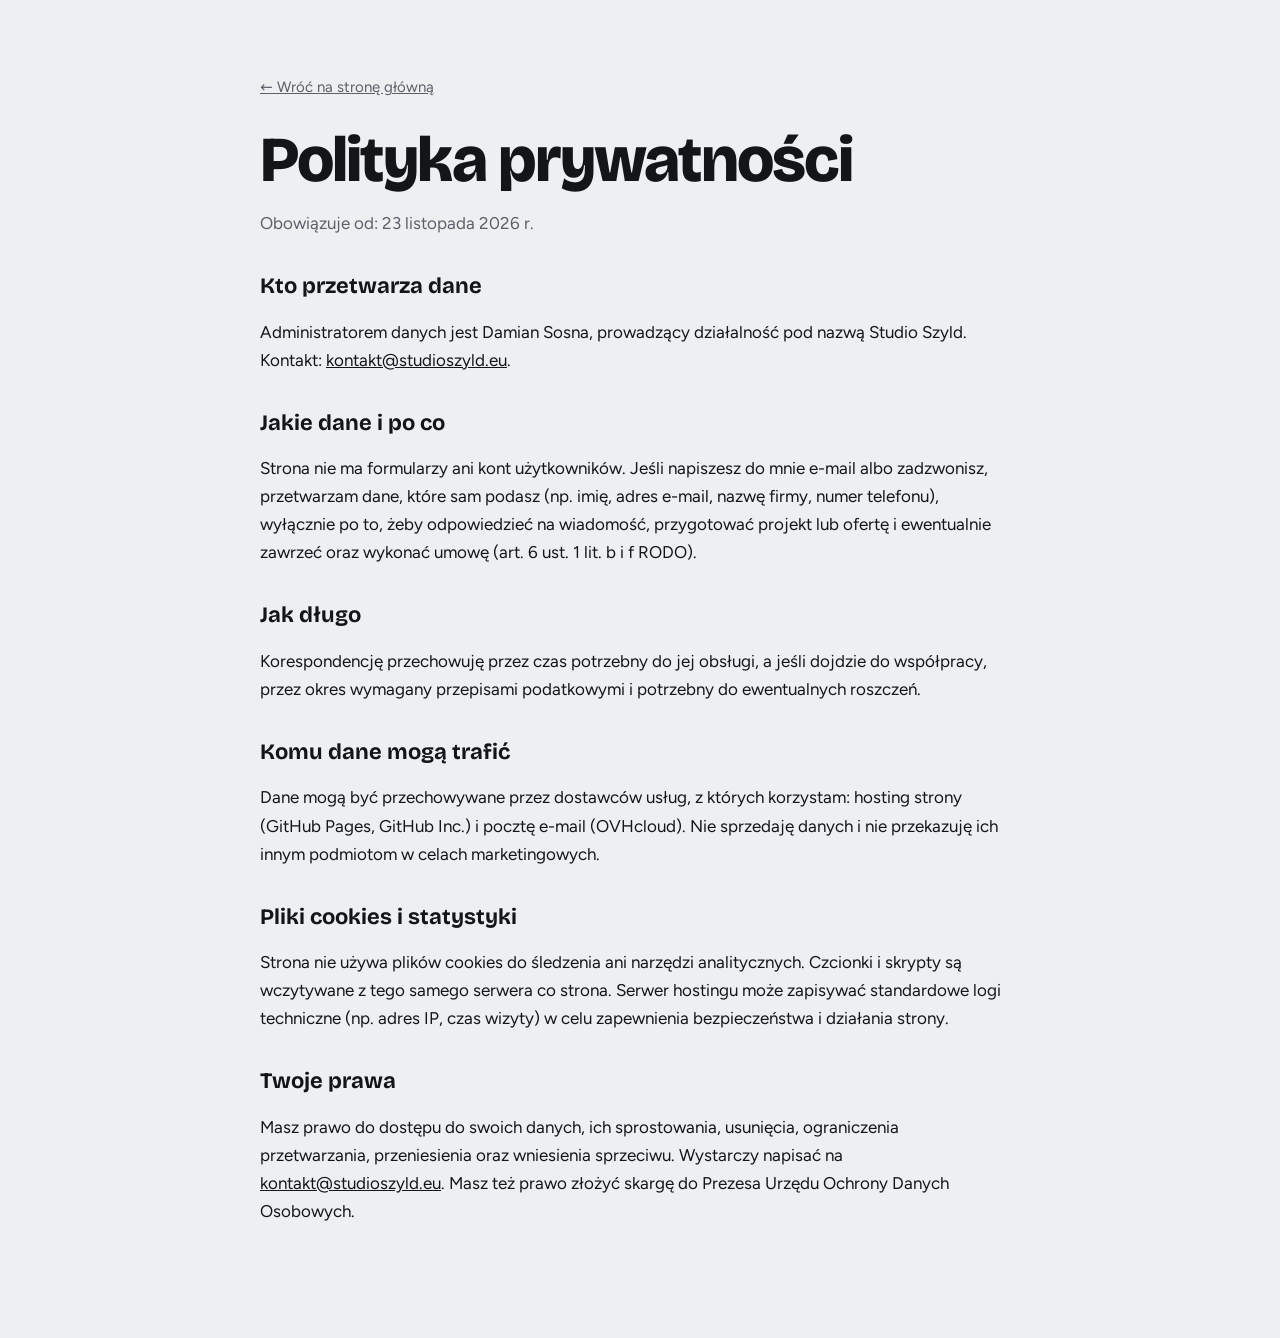
<file: polityka-prywatnosci.html>
<!DOCTYPE html>
<html lang="pl"><head><meta charset="utf-8"><meta name="viewport" content="width=device-width, initial-scale=1">
<link rel="icon" href="favicon.svg" type="image/svg+xml">
<title>Polityka prywatności — Studio Szyld</title>
<link rel="stylesheet" href="fonts/fonts.css">
<style>
 body{margin:0;background:#EDEFF1;color:#121619;font:400 17px/1.65 Figtree,system-ui,sans-serif}
 main{width:min(760px,90vw);margin:0 auto;padding:72px 0 96px}
 a{color:inherit} .back{font-size:15px;color:#5A6168}
 h1{font:800 clamp(40px,6vw,64px)/1 "Bricolage Grotesque",sans-serif;letter-spacing:-.03em;margin:28px 0 12px}
 h2{font:700 22px/1.25 "Bricolage Grotesque",sans-serif;margin:36px 0 8px}
 p,li{max-width:68ch} .muted{color:#5A6168}
</style></head><body><main>
<a class="back" href="index.html">← Wróć na stronę główną</a>
<h1>Polityka prywatności</h1>
<p class="muted">Obowiązuje od: 23 listopada 2026 r.</p>
<h2>Kto przetwarza dane</h2>
<p>Administratorem danych jest Damian Sosna, prowadzący działalność pod nazwą Studio Szyld. Kontakt: <a href="mailto:kontakt@studioszyld.eu">kontakt@studioszyld.eu</a>.</p>
<h2>Jakie dane i po co</h2>
<p>Strona nie ma formularzy ani kont użytkowników. Jeśli napiszesz do mnie e-mail albo zadzwonisz, przetwarzam dane, które sam podasz (np. imię, adres e-mail, nazwę firmy, numer telefonu), wyłącznie po to, żeby odpowiedzieć na wiadomość, przygotować projekt lub ofertę i ewentualnie zawrzeć oraz wykonać umowę (art. 6 ust. 1 lit. b i f RODO).</p>
<h2>Jak długo</h2>
<p>Korespondencję przechowuję przez czas potrzebny do jej obsługi, a jeśli dojdzie do współpracy, przez okres wymagany przepisami podatkowymi i potrzebny do ewentualnych roszczeń.</p>
<h2>Komu dane mogą trafić</h2>
<p>Dane mogą być przechowywane przez dostawców usług, z których korzystam: hosting strony (GitHub Pages, GitHub Inc.) i pocztę e-mail (OVHcloud). Nie sprzedaję danych i nie przekazuję ich innym podmiotom w celach marketingowych.</p>
<h2>Pliki cookies i statystyki</h2>
<p>Strona nie używa plików cookies do śledzenia ani narzędzi analitycznych. Czcionki i skrypty są wczytywane z tego samego serwera co strona. Serwer hostingu może zapisywać standardowe logi techniczne (np. adres IP, czas wizyty) w celu zapewnienia bezpieczeństwa i działania strony.</p>
<h2>Twoje prawa</h2>
<p>Masz prawo do dostępu do swoich danych, ich sprostowania, usunięcia, ograniczenia przetwarzania, przeniesienia oraz wniesienia sprzeciwu. Wystarczy napisać na <a href="mailto:kontakt@studioszyld.eu">kontakt@studioszyld.eu</a>. Masz też prawo złożyć skargę do Prezesa Urzędu Ochrony Danych Osobowych.</p>
</main></body></html>
</file>
<file: fonts/fonts.css>
/* bricolage-grotesque-latin-ext-standard-normal */
@font-face {
  font-family: 'Bricolage Grotesque';
  font-style: normal;
  font-display: swap;
  font-weight: 200 800;
  font-stretch: 75% 100%;
  src: url(bricolage-grotesque-latin-ext-standard-normal.woff2) format('woff2-variations');
  unicode-range: U+0100-02BA,U+02BD-02C5,U+02C7-02CC,U+02CE-02D7,U+02DD-02FF,U+0304,U+0308,U+0329,U+1D00-1DBF,U+1E00-1E9F,U+1EF2-1EFF,U+2020,U+20A0-20AB,U+20AD-20C0,U+2113,U+2C60-2C7F,U+A720-A7FF;
}
/* bricolage-grotesque-latin-standard-normal */
@font-face {
  font-family: 'Bricolage Grotesque';
  font-style: normal;
  font-display: swap;
  font-weight: 200 800;
  font-stretch: 75% 100%;
  src: url(bricolage-grotesque-latin-standard-normal.woff2) format('woff2-variations');
  unicode-range: U+0000-00FF,U+0131,U+0152-0153,U+02BB-02BC,U+02C6,U+02DA,U+02DC,U+0304,U+0308,U+0329,U+2000-206F,U+20AC,U+2122,U+2191,U+2193,U+2212,U+2215,U+FEFF,U+FFFD;
}
/* figtree-latin-ext-wght-normal */
@font-face {
  font-family: 'Figtree';
  font-style: normal;
  font-display: swap;
  font-weight: 300 900;
  src: url(figtree-latin-ext-wght-normal.woff2) format('woff2-variations');
  unicode-range: U+0100-02BA,U+02BD-02C5,U+02C7-02CC,U+02CE-02D7,U+02DD-02FF,U+0304,U+0308,U+0329,U+1D00-1DBF,U+1E00-1E9F,U+1EF2-1EFF,U+2020,U+20A0-20AB,U+20AD-20C0,U+2113,U+2C60-2C7F,U+A720-A7FF;
}
/* figtree-latin-wght-normal */
@font-face {
  font-family: 'Figtree';
  font-style: normal;
  font-display: swap;
  font-weight: 300 900;
  src: url(figtree-latin-wght-normal.woff2) format('woff2-variations');
  unicode-range: U+0000-00FF,U+0131,U+0152-0153,U+02BB-02BC,U+02C6,U+02DA,U+02DC,U+0304,U+0308,U+0329,U+2000-206F,U+20AC,U+2122,U+2191,U+2193,U+2212,U+2215,U+FEFF,U+FFFD;
}
/* fraunces-latin-ext-standard-normal */
@font-face {
  font-family: 'Fraunces';
  font-style: normal;
  font-display: swap;
  font-weight: 100 900;
  src: url(fraunces-latin-ext-standard-normal.woff2) format('woff2-variations');
  unicode-range: U+0100-02BA,U+02BD-02C5,U+02C7-02CC,U+02CE-02D7,U+02DD-02FF,U+0304,U+0308,U+0329,U+1D00-1DBF,U+1E00-1E9F,U+1EF2-1EFF,U+2020,U+20A0-20AB,U+20AD-20C0,U+2113,U+2C60-2C7F,U+A720-A7FF;
}
/* fraunces-latin-standard-normal */
@font-face {
  font-family: 'Fraunces';
  font-style: normal;
  font-display: swap;
  font-weight: 100 900;
  src: url(fraunces-latin-standard-normal.woff2) format('woff2-variations');
  unicode-range: U+0000-00FF,U+0131,U+0152-0153,U+02BB-02BC,U+02C6,U+02DA,U+02DC,U+0304,U+0308,U+0329,U+2000-206F,U+20AC,U+2122,U+2191,U+2193,U+2212,U+2215,U+FEFF,U+FFFD;
}
/* fraunces-latin-ext-standard-italic */
@font-face {
  font-family: 'Fraunces';
  font-style: italic;
  font-display: swap;
  font-weight: 100 900;
  src: url(fraunces-latin-ext-standard-italic.woff2) format('woff2-variations');
  unicode-range: U+0100-02BA,U+02BD-02C5,U+02C7-02CC,U+02CE-02D7,U+02DD-02FF,U+0304,U+0308,U+0329,U+1D00-1DBF,U+1E00-1E9F,U+1EF2-1EFF,U+2020,U+20A0-20AB,U+20AD-20C0,U+2113,U+2C60-2C7F,U+A720-A7FF;
}
/* fraunces-latin-standard-italic */
@font-face {
  font-family: 'Fraunces';
  font-style: italic;
  font-display: swap;
  font-weight: 100 900;
  src: url(fraunces-latin-standard-italic.woff2) format('woff2-variations');
  unicode-range: U+0000-00FF,U+0131,U+0152-0153,U+02BB-02BC,U+02C6,U+02DA,U+02DC,U+0304,U+0308,U+0329,U+2000-206F,U+20AC,U+2122,U+2191,U+2193,U+2212,U+2215,U+FEFF,U+FFFD;
}
/* inter-latin-ext-standard-normal */
@font-face {
  font-family: 'Inter';
  font-style: normal;
  font-display: swap;
  font-weight: 100 900;
  src: url(inter-latin-ext-standard-normal.woff2) format('woff2-variations');
  unicode-range: U+0100-02BA,U+02BD-02C5,U+02C7-02CC,U+02CE-02D7,U+02DD-02FF,U+0304,U+0308,U+0329,U+1D00-1DBF,U+1E00-1E9F,U+1EF2-1EFF,U+2020,U+20A0-20AB,U+20AD-20C0,U+2113,U+2C60-2C7F,U+A720-A7FF;
}
/* inter-latin-standard-normal */
@font-face {
  font-family: 'Inter';
  font-style: normal;
  font-display: swap;
  font-weight: 100 900;
  src: url(inter-latin-standard-normal.woff2) format('woff2-variations');
  unicode-range: U+0000-00FF,U+0131,U+0152-0153,U+02BB-02BC,U+02C6,U+02DA,U+02DC,U+0304,U+0308,U+0329,U+2000-206F,U+20AC,U+2122,U+2191,U+2193,U+2212,U+2215,U+FEFF,U+FFFD;
}
/* anton-latin-ext-400-normal */
@font-face {
  font-family: 'Anton';
  font-style: normal;
  font-display: swap;
  font-weight: 400;
  src: url(anton-latin-ext-400-normal.woff2) format('woff2');
  unicode-range: U+0100-02BA,U+02BD-02C5,U+02C7-02CC,U+02CE-02D7,U+02DD-02FF,U+0304,U+0308,U+0329,U+1D00-1DBF,U+1E00-1E9F,U+1EF2-1EFF,U+2020,U+20A0-20AB,U+20AD-20C0,U+2113,U+2C60-2C7F,U+A720-A7FF;
}
/* anton-latin-400-normal */
@font-face {
  font-family: 'Anton';
  font-style: normal;
  font-display: swap;
  font-weight: 400;
  src: url(anton-latin-400-normal.woff2) format('woff2');
  unicode-range: U+0000-00FF,U+0131,U+0152-0153,U+02BB-02BC,U+02C6,U+02DA,U+02DC,U+0304,U+0308,U+0329,U+2000-206F,U+20AC,U+2122,U+2191,U+2193,U+2212,U+2215,U+FEFF,U+FFFD;
}
/* alfa-slab-one-latin-ext-400-normal */
@font-face {
  font-family: 'Alfa Slab One';
  font-style: normal;
  font-display: swap;
  font-weight: 400;
  src: url(alfa-slab-one-latin-ext-400-normal.woff2) format('woff2');
  unicode-range: U+0100-02BA,U+02BD-02C5,U+02C7-02CC,U+02CE-02D7,U+02DD-02FF,U+0304,U+0308,U+0329,U+1D00-1DBF,U+1E00-1E9F,U+1EF2-1EFF,U+2020,U+20A0-20AB,U+20AD-20C0,U+2113,U+2C60-2C7F,U+A720-A7FF;
}
/* alfa-slab-one-latin-400-normal */
@font-face {
  font-family: 'Alfa Slab One';
  font-style: normal;
  font-display: swap;
  font-weight: 400;
  src: url(alfa-slab-one-latin-400-normal.woff2) format('woff2');
  unicode-range: U+0000-00FF,U+0131,U+0152-0153,U+02BB-02BC,U+02C6,U+02DA,U+02DC,U+0304,U+0308,U+0329,U+2000-206F,U+20AC,U+2122,U+2191,U+2193,U+2212,U+2215,U+FEFF,U+FFFD;
}
/* playfair-display-latin-ext-400-italic */
@font-face {
  font-family: 'Playfair Display';
  font-style: italic;
  font-display: swap;
  font-weight: 400;
  src: url(playfair-display-latin-ext-400-italic.woff2) format('woff2');
  unicode-range: U+0100-02BA,U+02BD-02C5,U+02C7-02CC,U+02CE-02D7,U+02DD-02FF,U+0304,U+0308,U+0329,U+1D00-1DBF,U+1E00-1E9F,U+1EF2-1EFF,U+2020,U+20A0-20AB,U+20AD-20C0,U+2113,U+2C60-2C7F,U+A720-A7FF;
}
/* playfair-display-latin-400-italic */
@font-face {
  font-family: 'Playfair Display';
  font-style: italic;
  font-display: swap;
  font-weight: 400;
  src: url(playfair-display-latin-400-italic.woff2) format('woff2');
  unicode-range: U+0000-00FF,U+0131,U+0152-0153,U+02BB-02BC,U+02C6,U+02DA,U+02DC,U+0304,U+0308,U+0329,U+2000-206F,U+20AC,U+2122,U+2191,U+2193,U+2212,U+2215,U+FEFF,U+FFFD;
}
</file>
